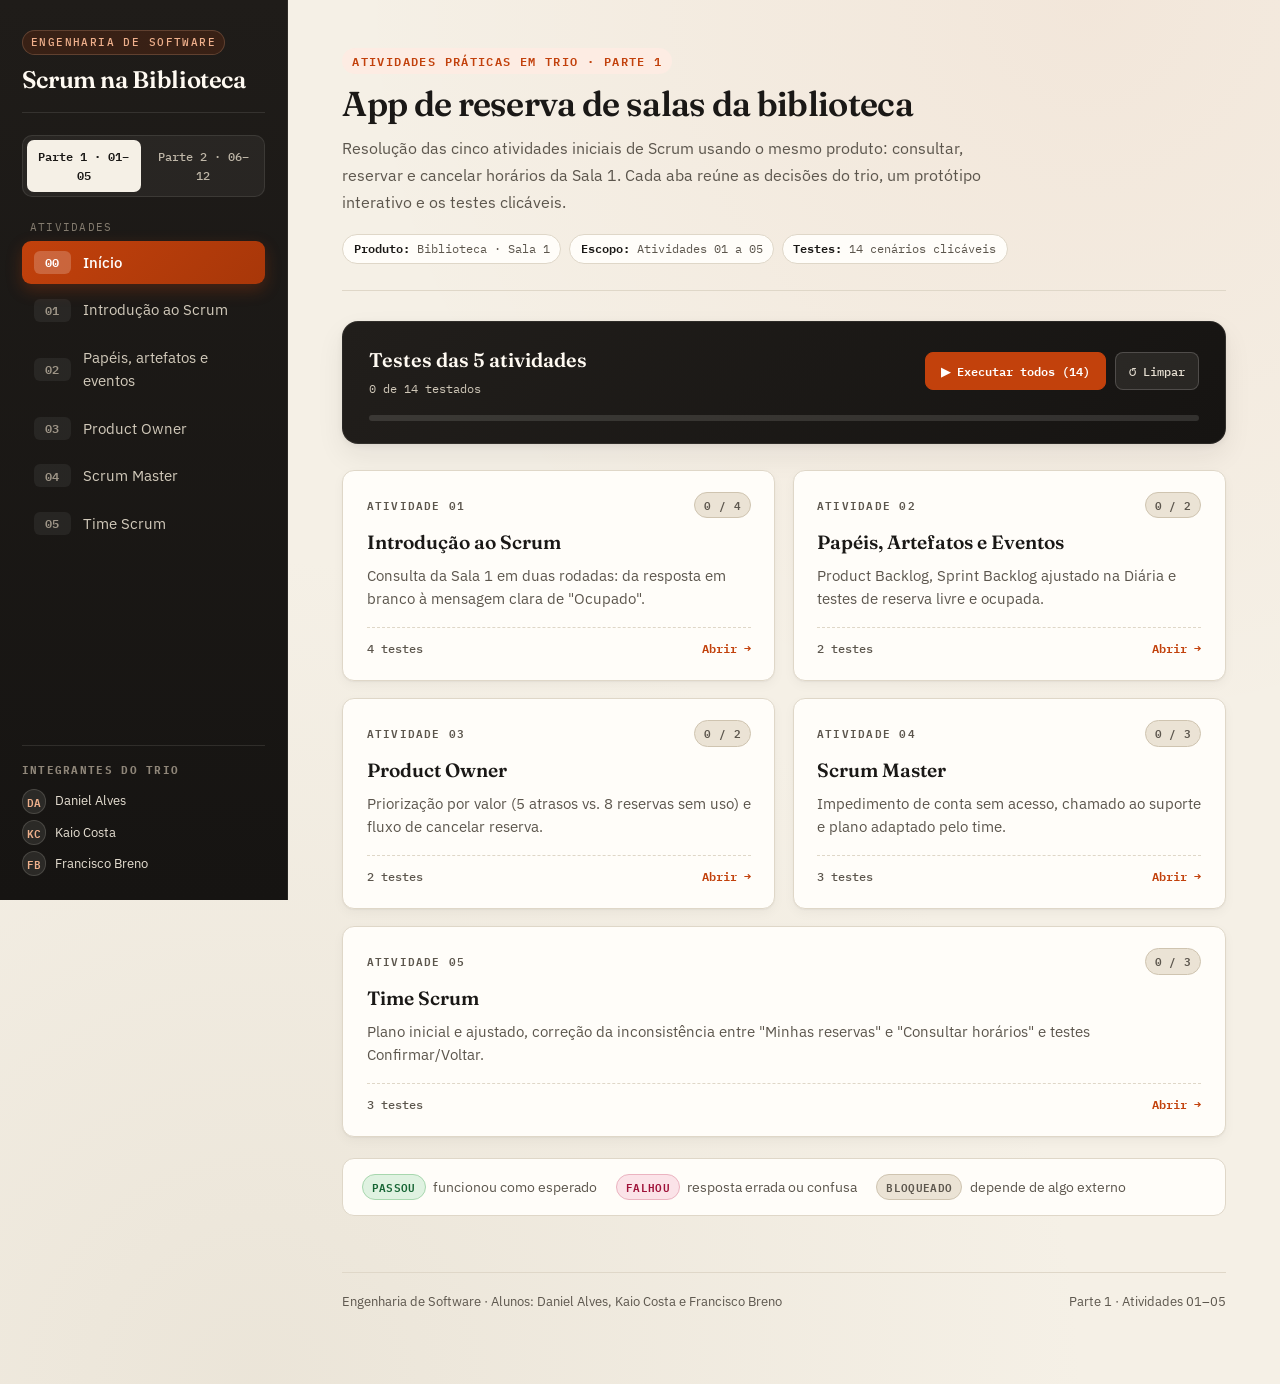
<file: scrum-atividades-eng-software/index.html>
<!DOCTYPE html>
<html lang="pt-BR">
<head>
  <meta charset="UTF-8">
  <meta name="viewport" content="width=device-width, initial-scale=1.0">
  <title>Scrum na Biblioteca — Atividades 01 a 05</title>
  <link rel="stylesheet" href="assets/css/style.css">
</head>
<body>

<aside>
  <div class="brand">
    <small>Engenharia de Software</small>
    <h1>Scrum na Biblioteca</h1>
  </div>

  <div class="part-switch" aria-label="Alternar entre partes do trabalho">
    <span class="current" aria-current="page">Parte 1 · 01–05</span>
    <a href="pages/atividades-06-a-12.html">Parte 2 · 06–12</a>
  </div>

  <div>
    <div class="nav-title">Atividades</div>
    <nav>
      <button class="active" data-tab="inicio"><span>00</span>Início</button>
      <button data-tab="atv1"><span>01</span>Introdução ao Scrum</button>
      <button data-tab="atv2"><span>02</span>Papéis, artefatos e eventos</button>
      <button data-tab="atv3"><span>03</span>Product Owner</button>
      <button data-tab="atv4"><span>04</span>Scrum Master</button>
      <button data-tab="atv5"><span>05</span>Time Scrum</button>
    </nav>
  </div>

  <div class="team">
    <strong>Integrantes do trio</strong>
    <div class="team-list">
      <div class="member"><i>DA</i><span>Daniel Alves</span></div>
      <div class="member"><i>KC</i><span>Kaio Costa</span></div>
      <div class="member"><i>FB</i><span>Francisco Breno</span></div>
    </div>
  </div>
</aside>

<main>

<!-- ================= INÍCIO ================= -->
<section class="panel active" id="inicio">
  <div class="panel-head">
    <span class="kicker">Atividades práticas em trio · Parte 1</span>
    <h2>App de reserva de salas da biblioteca</h2>
    <p class="lead">
      Resolução das cinco atividades iniciais de Scrum usando o mesmo produto: consultar, reservar e cancelar horários da Sala 1.
      Cada aba reúne as decisões do trio, um protótipo interativo e os testes clicáveis.
    </p>
    <div class="meta-chips">
      <span class="meta-chip"><b>Produto:</b> Biblioteca · Sala 1</span>
      <span class="meta-chip"><b>Escopo:</b> Atividades 01 a 05</span>
      <span class="meta-chip"><b>Testes:</b> 14 cenários clicáveis</span>
    </div>
  </div>

  <div class="test-bar">
    <div class="test-bar-top">
      <div>
        <strong>Testes das 5 atividades</strong>
        <small id="global-status">0 de 14 testados</small>
      </div>
      <div class="test-bar-actions">
        <button class="run-all-btn" id="global-run-all">▶ Executar todos (14)</button>
        <button class="subtle-btn dark" id="global-reset-all">↺ Limpar</button>
      </div>
    </div>
    <div class="progress-track" aria-hidden="true">
      <div class="progress-fill" id="global-progress"></div>
    </div>
  </div>

  <div class="activity-cards">
    <div class="act-card" data-goto="atv1" tabindex="0" role="button">
      <div>
        <div class="act-card-header">
          <span class="label">Atividade 01</span>
          <span class="tag wait" id="card-status-a1">0 / 4</span>
        </div>
        <h4>Introdução ao Scrum</h4>
        <p>Consulta da Sala 1 em duas rodadas: da resposta em branco à mensagem clara de "Ocupado".</p>
      </div>
      <div class="act-card-footer">
        <span>4 testes</span>
        <span>Abrir →</span>
      </div>
    </div>

    <div class="act-card" data-goto="atv2" tabindex="0" role="button">
      <div>
        <div class="act-card-header">
          <span class="label">Atividade 02</span>
          <span class="tag wait" id="card-status-a2">0 / 2</span>
        </div>
        <h4>Papéis, Artefatos e Eventos</h4>
        <p>Product Backlog, Sprint Backlog ajustado na Diária e testes de reserva livre e ocupada.</p>
      </div>
      <div class="act-card-footer">
        <span>2 testes</span>
        <span>Abrir →</span>
      </div>
    </div>

    <div class="act-card" data-goto="atv3" tabindex="0" role="button">
      <div>
        <div class="act-card-header">
          <span class="label">Atividade 03</span>
          <span class="tag wait" id="card-status-a3">0 / 2</span>
        </div>
        <h4>Product Owner</h4>
        <p>Priorização por valor (5 atrasos vs. 8 reservas sem uso) e fluxo de cancelar reserva.</p>
      </div>
      <div class="act-card-footer">
        <span>2 testes</span>
        <span>Abrir →</span>
      </div>
    </div>

    <div class="act-card" data-goto="atv4" tabindex="0" role="button">
      <div>
        <div class="act-card-header">
          <span class="label">Atividade 04</span>
          <span class="tag wait" id="card-status-a4">0 / 3</span>
        </div>
        <h4>Scrum Master</h4>
        <p>Impedimento de conta sem acesso, chamado ao suporte e plano adaptado pelo time.</p>
      </div>
      <div class="act-card-footer">
        <span>3 testes</span>
        <span>Abrir →</span>
      </div>
    </div>

    <div class="act-card" data-goto="atv5" tabindex="0" role="button">
      <div>
        <div class="act-card-header">
          <span class="label">Atividade 05</span>
          <span class="tag wait" id="card-status-a5">0 / 3</span>
        </div>
        <h4>Time Scrum</h4>
        <p>Plano inicial e ajustado, correção da inconsistência entre "Minhas reservas" e "Consultar horários" e testes Confirmar/Voltar.</p>
      </div>
      <div class="act-card-footer">
        <span>3 testes</span>
        <span>Abrir →</span>
      </div>
    </div>
  </div>

  <div class="legend">
    <span><span class="tag ok">PASSOU</span> funcionou como esperado</span>
    <span><span class="tag no">FALHOU</span> resposta errada ou confusa</span>
    <span><span class="tag wait">BLOQUEADO</span> depende de algo externo</span>
  </div>
</section>

<!-- ================= ATIVIDADE 01 ================= -->
<section class="panel" id="atv1">
  <div class="panel-head">
    <span class="kicker">Atividade 01 · Introdução ao Scrum</span>
    <h2>Consultar a Sala 1</h2>
    <p class="lead">Cenário: 09h livre, 10h ocupada e 11h livre. O trio fez duas rodadas curtas e testou com um colega diferente em cada rodada.</p>
  </div>

  <h3 data-n="1">Papéis por rodada</h3>
  <div class="box table-wrap">
    <table class="roles">
      <tr><th>Rodada</th><th>Product Owner</th><th>Scrum Master</th><th>Developers</th></tr>
      <tr><td>1</td><td>Daniel</td><td>Kaio</td><td>Francisco</td></tr>
      <tr><td>2</td><td>Francisco</td><td>Daniel</td><td>Kaio</td></tr>
    </table>
  </div>

  <h3 data-n="2">Protótipo e testes</h3>
  <div class="lab">
    <div class="lab-device">
      <div class="switch" id="a1-switch">
        <button class="on" data-r="1">Rodada 1</button>
        <button data-r="2">Rodada 2</button>
      </div>
      <div class="phone">
        <div class="bar"><span>Biblioteca</span><span>Sala 1</span></div>
        <button class="slot sel" data-time="09:00">09:00</button>
        <button class="slot" data-time="10:00">10:00</button>
        <button class="slot" data-time="11:00">11:00</button>
        <button class="phone-btn" id="a1-go">Consultar</button>
        <div class="screen-out" id="a1-out">Escolha um horário e consulte</div>
        <button class="subtle-btn" id="a1-reset" style="margin-top:.7rem;width:100%">↺ Limpar</button>
      </div>
    </div>

    <div>
      <div class="summary">
        <span>Testes da Atividade 01</span>
        <button class="run-all-btn" data-group="a1">▶ Executar todos (4)</button>
        <span class="score" id="a1-score">0 / 4</span>
      </div>

      <div class="test" data-test="a1-t1">
        <header><b>R1-T1</b><h4>Rodada 1 · consultar 09:00 (livre)</h4><button class="run">Testar</button></header>
        <div class="test-lines">
          <div><strong>Ação:</strong> selecionar 09:00 e clicar em Consultar</div>
          <div><strong>Esperado:</strong> mostrar "Livre"</div>
          <div class="got-row"><span><strong>Obtido:</strong> <span class="got">—</span></span><span class="tag-slot"></span></div>
        </div>
      </div>

      <div class="test" data-test="a1-t2">
        <header><b>R1-T2</b><h4>Rodada 1 · consultar 10:00 (ocupada)</h4><button class="run">Testar</button></header>
        <div class="test-lines">
          <div><strong>Ação:</strong> selecionar 10:00 e clicar em Consultar</div>
          <div><strong>Esperado:</strong> avisar que a sala está ocupada</div>
          <div class="got-row"><span><strong>Obtido:</strong> <span class="got">—</span></span><span class="tag-slot"></span></div>
        </div>
        <div class="note">Falha esperada na Rodada 1: a tela ficou em branco e o colega achou que o app travou.</div>
      </div>

      <div class="test" data-test="a1-t3">
        <header><b>R2-T1</b><h4>Rodada 2 · consultar 11:00 (livre)</h4><button class="run">Testar</button></header>
        <div class="test-lines">
          <div><strong>Ação:</strong> selecionar 11:00 e clicar em Consultar</div>
          <div><strong>Esperado:</strong> mostrar "Livre"</div>
          <div class="got-row"><span><strong>Obtido:</strong> <span class="got">—</span></span><span class="tag-slot"></span></div>
        </div>
      </div>

      <div class="test" data-test="a1-t4">
        <header><b>R2-T2</b><h4>Rodada 2 · consultar 10:00 (ocupada)</h4><button class="run">Testar</button></header>
        <div class="test-lines">
          <div><strong>Ação:</strong> selecionar 10:00 e clicar em Consultar</div>
          <div><strong>Esperado:</strong> avisar que a sala está ocupada</div>
          <div class="got-row"><span><strong>Obtido:</strong> <span class="got">—</span></span><span class="tag-slot"></span></div>
        </div>
      </div>
    </div>
  </div>

  <div class="box" style="margin-top:1.15rem">
    <span class="label">Registro dos testes com colegas</span>
    <p><b>Rodada 1:</b> às 09h o colega viu "Livre" e entendeu. Às 10h a tela ficou em branco, ele clicou de novo e perguntou se tinha travado.</p>
    <p><b>Rodada 2:</b> colocamos a mensagem <i>"Ocupado — escolha outro horário"</i>. A segunda colega entendeu na hora que 10h já tinha gente usando.</p>
  </div>

  <h3 data-n="3">Respostas</h3>
  <dl class="answer box">
    <dt>1. Transparência</dt>
    <dd>Mostramos na tela os horários da Sala 1 (09h, 10h e 11h), o botão Consultar e o campo de resposta, para o colega e o trio verem exatamente a mesma coisa.</dd>
    <dt>2. Inspeção</dt>
    <dd>O colega entendeu o horário livre às 09h, mas às 10h a resposta em branco causou dúvida e ele pensou que o aplicativo havia travado.</dd>
    <dt>3. Adaptação</dt>
    <dd>Substituímos a tela em branco pelo aviso "Ocupado — escolha outro horário"; no segundo teste a colega entendeu de primeira.</dd>
    <dt>4. Valor do Scrum</dt>
    <dd><b>Abertura:</b> assumimos no teste que a primeira versão confundia o usuário e mudamos a tela sem tentar justificar o erro.</dd>
  </dl>

  <div class="panel-nav">
    <button class="panel-nav-btn" data-goto="inicio">← Voltar ao Início</button>
    <button class="panel-nav-btn primary" data-goto="atv2">Próxima: Atividade 02 →</button>
  </div>
</section>

<!-- ================= ATIVIDADE 02 ================= -->
<section class="panel" id="atv2">
  <div class="panel-head">
    <span class="kicker">Atividade 02 · Papéis, artefatos e eventos</span>
    <h2>Reservar a Sala 1</h2>
    <p class="lead">Product Owner: Daniel · Scrum Master: Kaio · Developers: Francisco</p>
  </div>

  <h3 data-n="1">Product Backlog</h3>
  <div class="box">
    <span class="label">Meta do Produto</span>
    <p class="quote">Permitir que estudantes reservem salas de estudo sem conflito de horário.</p>
    <ol class="backlog">
      <li><div><b>Reservar sala</b><small>Vem primeiro porque sem reserva criada não existe o que cancelar nem lembrar.</small></div><span class="tag ok">Sprint atual</span></li>
      <li><div><b>Cancelar reserva</b><small>Libera o horário quando o estudante não puder ir.</small></div><span class="tag wait">Depois</span></li>
      <li><div><b>Receber lembrete</b><small>Avisa antes para evitar atrasos.</small></div><span class="tag wait">Depois</span></li>
    </ol>
  </div>

  <h3 data-n="2">Planejamento da Sprint e Reunião Diária</h3>
  <div class="cols">
    <div class="box">
      <span class="label">Meta da Sprint e Sprint Backlog</span>
      <p class="quote">O estudante reserva um horário livre da Sala 1 e não consegue reservar um horário ocupado.</p>
      <ul style="margin-left:1.2rem;margin-top:.6rem">
        <li>Tela de escolha de horário</li>
        <li>Tela de confirmação</li>
        <li><b>Tela e aviso de horário ocupado</b> <span class="tag ok">incluída na Diária</span></li>
        <li>Executar Teste A e Teste B</li>
      </ul>
    </div>
    <div class="box">
      <span class="label">Ajuste na Reunião Diária</span>
      <p>No primeiro rascunho só existia a tela de confirmação. Se alguém escolhesse 10h, o app confirmaria duas reservas no mesmo horário e quebraria a Meta da Sprint.</p>
      <p><b>Ajuste:</b> o Developer registrou no Sprint Backlog a tarefa de bloquear horário ocupado e avisar o usuário.</p>
    </div>
  </div>

  <h3 data-n="3">Protótipo e testes</h3>
  <div class="lab">
    <div class="lab-device">
      <div class="phone">
        <div class="bar"><span>Reservar</span><span>Sala 1</span></div>
        <button class="slot sel" data-time="09:00" id="a2-slot-09">09:00 <span class="tag ok" id="a2-tag-09">livre</span></button>
        <button class="slot" data-time="10:00" id="a2-slot-10">10:00 <span class="tag no" id="a2-tag-10">ocupada</span></button>
        <button class="phone-btn" id="a2-go">Confirmar reserva</button>
        <div class="screen-out" id="a2-out">Escolha um horário</div>
        <button class="subtle-btn" id="a2-reset" style="margin-top:.7rem;width:100%">↺ Reiniciar</button>
      </div>
    </div>
    <div>
      <div class="summary">
        <span>Critério de conclusão: telas legíveis + 2 testes ok</span>
        <button class="run-all-btn" data-group="a2">▶ Executar todos (2)</button>
        <span class="score" id="a2-score">0 / 2</span>
      </div>

      <div class="test" data-test="a2-ta">
        <header><b>TESTE A</b><h4>Reservar 09:00 (livre)</h4><button class="run">Testar</button></header>
        <div class="test-lines">
          <div><strong>Ação:</strong> escolher 09:00 e clicar em Confirmar reserva</div>
          <div><strong>Esperado:</strong> confirmar a reserva da Sala 1 às 09:00</div>
          <div class="got-row"><span><strong>Obtido:</strong> <span class="got">—</span></span><span class="tag-slot"></span></div>
        </div>
      </div>

      <div class="test" data-test="a2-tb">
        <header><b>TESTE B</b><h4>Tentar reservar 10:00 (ocupada)</h4><button class="run">Testar</button></header>
        <div class="test-lines">
          <div><strong>Ação:</strong> escolher 10:00 e clicar em Confirmar reserva</div>
          <div><strong>Esperado:</strong> avisar "Horário ocupado" sem confirmar</div>
          <div class="got-row"><span><strong>Obtido:</strong> <span class="got">—</span></span><span class="tag-slot"></span></div>
        </div>
      </div>
    </div>
  </div>

  <h3 data-n="4">Revisão e Retrospectiva</h3>
  <div class="cols">
    <div class="box">
      <span class="label">Revisão da Sprint · produto</span>
      <p>A colega convidada testou e disse: <i>"Quando deu ocupado às 10h, eu queria ver logo qual é o próximo horário livre."</i></p>
      <p><b>Decisão do PO:</b> entrou no Product Backlog o item "sugerir próximo horário livre", logo após o cancelamento, pois facilita a vida de quem não achou vaga.</p>
    </div>
    <div class="box">
      <span class="label">Retrospectiva · jeito de trabalhar</span>
      <p>O trio percebeu que quase esqueceu a tela de horário ocupado porque desenhou as telas antes de listar os testes.</p>
      <p><b>Melhoria combinada:</b> escrever os casos de teste (incluindo os casos de erro) antes de desenhar as telas da próxima Sprint.</p>
    </div>
  </div>

  <div class="panel-nav">
    <button class="panel-nav-btn" data-goto="atv1">← Anterior: Atividade 01</button>
    <button class="panel-nav-btn primary" data-goto="atv3">Próxima: Atividade 03 →</button>
  </div>
</section>

<!-- ================= ATIVIDADE 03 ================= -->
<section class="panel" id="atv3">
  <div class="panel-head">
    <span class="kicker">Atividade 03 · Product Owner</span>
    <h2>Qual melhoria entra primeiro?</h2>
    <p class="lead">O app já consulta e reserva salas, mas o time só entrega uma melhoria nesta semana: A) enviar lembrete, B) cancelar reserva ou C) personalizar cores.</p>
  </div>

  <div class="box">
    <span class="label">Meta do Produto</span>
    <p class="quote">Fazer com que as salas reservadas sejam realmente usadas pelos estudantes.</p>
  </div>

  <div class="switch" id="a3-switch">
    <button class="on" data-s="1">1ª decisão · 5 atrasos</button>
    <button data-s="2">2ª decisão · fato novo (8 sem uso)</button>
  </div>

  <div class="cols">
    <div class="box">
      <span class="label" id="a3-who">PO: Daniel · SM: Kaio · Dev: Francisco</span>
      <ol class="backlog" id="a3-list"></ol>
    </div>
    <div class="box">
      <span class="label">Justificativa</span>
      <p id="a3-why"></p>
    </div>
  </div>

  <h3 data-n="→">Demonstração: cancelar reserva</h3>
  <div class="lab">
    <div class="lab-device">
      <div class="phone">
        <div class="bar"><span>Minhas reservas</span><span>Daniel</span></div>
        <div id="a3-card" style="border:1px solid #e6e0d6;border-radius:10px;padding:.85rem;background:#fcfaf6">
          <b>Sala 1 · hoje 10:00</b><br><small style="color:var(--ink-soft)">Confirmada</small>
          <button class="phone-btn danger" id="a3-cancel" style="margin-top:.65rem">Cancelar reserva</button>
        </div>
        <div class="screen-out" id="a3-out">—</div>
        <div style="margin-top:.9rem;border-top:1px dashed var(--line);padding-top:.75rem;font-size:.86rem">
          <span class="label">Tela de outro estudante</span>
          Sala 1 · 10:00 <span class="tag no" id="a3-peer">ocupada</span>
        </div>
        <button class="subtle-btn" id="a3-reset" style="margin-top:.75rem;width:100%">↺ Restaurar reserva</button>
        <div class="modal" id="a3-modal"><div>
          Cancelar a reserva da <b>Sala 1 às 10:00</b>? O horário ficará livre para outros colegas.
          <div class="row"><button class="phone-btn muted" id="a3-no">Voltar</button><button class="phone-btn danger" id="a3-yes">Cancelar</button></div>
        </div></div>
      </div>
    </div>
    <div>
      <div class="summary">
        <span>Testes do cancelamento</span>
        <button class="run-all-btn" data-group="a3">▶ Executar todos (2)</button>
        <span class="score" id="a3-score">0 / 2</span>
      </div>

      <div class="test" data-test="a3-t1">
        <header><b>TESTE C1</b><h4>Cancelar a própria reserva</h4><button class="run">Testar</button></header>
        <div class="test-lines">
          <div><strong>Ação:</strong> tocar em "Cancelar reserva" e confirmar</div>
          <div><strong>Esperado:</strong> mostrar "Reserva cancelada"</div>
          <div class="got-row"><span><strong>Obtido:</strong> <span class="got">—</span></span><span class="tag-slot"></span></div>
        </div>
      </div>

      <div class="test" data-test="a3-t2">
        <header><b>TESTE C2</b><h4>Outro estudante vê 10:00 livre</h4><button class="run">Testar</button></header>
        <div class="test-lines">
          <div><strong>Ação:</strong> verificar o horário na tela de outro estudante após cancelar</div>
          <div><strong>Esperado:</strong> Sala 1 · 10:00 marcada como "livre"</div>
          <div class="got-row"><span><strong>Obtido:</strong> <span class="got">—</span></span><span class="tag-slot"></span></div>
        </div>
      </div>
    </div>
  </div>

  <div class="panel-nav">
    <button class="panel-nav-btn" data-goto="atv2">← Anterior: Atividade 02</button>
    <button class="panel-nav-btn primary" data-goto="atv4">Próxima: Atividade 04 →</button>
  </div>
</section>

<!-- ================= ATIVIDADE 04 ================= -->
<section class="panel" id="atv4">
  <div class="panel-head">
    <span class="kicker">Atividade 04 · Scrum Master</span>
    <h2>A conta de teste perdeu o acesso</h2>
    <p class="lead">Meta da Sprint: o estudante cancela uma reserva e o horário volta a ficar livre. O código está pronto para testar, mas a conta perdeu acesso ao ambiente de teste.</p>
  </div>

  <h3 data-n="1">Conversa 1 e encaminhamento (SM Kaio · PO Daniel · Dev Francisco)</h3>
  <div class="box">
    <p><b>Kaio (SM):</b> "O que ficou bloqueado e como isso afeta a Meta da Sprint?"</p>
    <p><b>Francisco (Dev):</b> "Não consigo testar no ambiente de teste se o horário volta a ficar livre."</p>
    <p><b>Daniel (PO):</b> "Sem esse teste não podemos entregar, pois precisamos garantir que outro estudante veja a sala livre."</p>
    <p><b>Kaio (SM):</b> "Quem pode resolver, o que vamos fazer e quando conferimos?"</p>
    <p><b>Francisco (Dev):</b> "Só o suporte pode liberar o acesso. Eu abro o pedido agora e conferimos às 14h."</p>
  </div>

  <div class="cols">
    <div class="box table-wrap">
      <span class="label">Registro do impedimento</span>
      <table class="roles">
        <tr><td><b>Impedimento</b></td><td>Conta de teste sem acesso ao ambiente de teste</td></tr>
        <tr><td><b>Efeito na meta</b></td><td>Não dá para testar o cancelamento</td></tr>
        <tr><td><b>Ação</b></td><td>Enviar pedido ao suporte</td></tr>
        <tr><td><b>Responsável</b></td><td>Francisco envia e Kaio acompanha</td></tr>
        <tr><td><b>Verificação</b></td><td>Hoje às 14h e amanhã de manhã</td></tr>
      </table>
    </div>
    <div class="box">
      <span class="label">Mensagem ao suporte</span>
<pre class="mail">Assunto: Acesso da conta de teste – app da biblioteca

Olá! A conta de teste do app da biblioteca perdeu o acesso ao ambiente de teste.
Precisamos dela para testar o cancelamento de reservas desta Sprint.
Vocês conseguem restabelecer o acesso?

Obrigado, Francisco (time do app)</pre>
      <p><b>Resposta do suporte:</b> <i>"Só conseguimos liberar amanhã de manhã."</i></p>
    </div>
  </div>

  <h3 data-n="2">Conversa 2 e plano ajustado (SM Francisco · PO Kaio · Dev Daniel)</h3>
  <div class="box">
    <p><b>Francisco (novo SM):</b> "O acesso só volta amanhã. O que podemos adiantar hoje e como vamos conferir quando voltar?"</p>
    <p><b>Kaio (novo PO):</b> "Quando cancelar a Sala 1 às 10h, ela deve aparecer livre para qualquer outro colega."</p>
    <p><b>Daniel (novo Dev):</b> "Hoje desenhamos o fluxo e escrevemos os testes; amanhã entramos com a conta e testamos no ambiente."</p>
  </div>

  <div class="cols">
    <div class="box">
      <span class="label">Fazemos hoje (sem depender do suporte)</span>
      <ul style="margin-left:1.2rem">
        <li>Desenhar as telas de cancelamento da Sala 1 às 10h</li>
        <li>Escrever os 3 testes com entradas e resultados esperados</li>
        <li>Revisar os textos das mensagens com o PO</li>
      </ul>
    </div>
    <div class="box">
      <span class="label">Depende do suporte (amanhã)</span>
      <ul style="margin-left:1.2rem">
        <li><b>Conferir remoção:</b> tentar entrar com a conta de teste no ambiente</li>
        <li><b>Testar em seguida:</b> cancelar a Sala 1 às 10h e conferir na conta de outro estudante se ficou "livre"</li>
      </ul>
    </div>
  </div>

  <h3 data-n="3">Simulação do ambiente de teste</h3>
  <div class="lab">
    <div class="lab-device">
      <div class="switch" id="a4-switch">
        <button class="on" data-d="hoje">Hoje (sem acesso)</button>
        <button data-d="amanha">Amanhã (acesso voltou)</button>
      </div>

      <div class="phone">
        <div class="bar"><span>Ambiente de teste</span><span>Sala 1</span></div>
        <div style="font-size:.88rem;margin-bottom:.7rem;display:flex;justify-content:space-between;align-items:center">
          <span>Conta de teste:</span>
          <span class="tag no" id="a4-auth-tag">Sem acesso</span>
        </div>
        <div style="border:1px solid #e6e0d6;border-radius:10px;padding:.75rem;font-size:.86rem;margin-bottom:.6rem;background:#fcfaf6">
          <b>Reserva fictícia:</b> Sala 1 · 10:00<br>
          <span style="display:inline-flex;align-items:center;gap:.4rem;margin-top:.3rem">Status atual: <span class="tag no" id="a4-slot-tag">ocupada</span></span>
        </div>
        <button class="phone-btn" id="a4-try-btn">Entrar e testar cancelamento</button>
        <div class="screen-out" id="a4-out">Clique para testar a conta no ambiente</div>
        <button class="subtle-btn" id="a4-reset" style="margin-top:.7rem;width:100%">↺ Reiniciar</button>
      </div>
    </div>

    <div>
      <div class="summary">
        <span>Impedimento: <b id="a4-state">aberto</b></span>
        <button class="run-all-btn" data-group="a4">▶ Executar todos (3)</button>
        <span class="score" id="a4-score">0 / 3</span>
      </div>

      <div class="test" data-test="a4-t1">
        <header><b>TESTE S1</b><h4>Entrar com a conta de teste</h4><button class="run">Testar</button></header>
        <div class="test-lines">
          <div><strong>Ação:</strong> fazer login no ambiente de teste</div>
          <div><strong>Esperado:</strong> login aceito para liberar os testes</div>
          <div class="got-row"><span><strong>Obtido:</strong> <span class="got">—</span></span><span class="tag-slot"></span></div>
        </div>
      </div>

      <div class="test" data-test="a4-t2">
        <header><b>TESTE S2</b><h4>Cancelar a Sala 1 às 10h</h4><button class="run">Testar</button></header>
        <div class="test-lines">
          <div><strong>Ação:</strong> cancelar a reserva das 10:00 no ambiente</div>
          <div><strong>Esperado:</strong> mostrar "Reserva cancelada"</div>
          <div class="got-row"><span><strong>Obtido:</strong> <span class="got">—</span></span><span class="tag-slot"></span></div>
        </div>
      </div>

      <div class="test" data-test="a4-t3">
        <header><b>TESTE S3</b><h4>Outro estudante vê 10:00 livre</h4><button class="run">Testar</button></header>
        <div class="test-lines">
          <div><strong>Ação:</strong> consultar a Sala 1 com outra conta</div>
          <div><strong>Esperado:</strong> 10:00 aparecer como "livre"</div>
          <div class="got-row"><span><strong>Obtido:</strong> <span class="got">—</span></span><span class="tag-slot"></span></div>
        </div>
      </div>

      <p class="note">
        Em <b>Hoje</b>, os testes ficam bloqueados por falta de acesso. Mude para <b>Amanhã</b> para simular depois que o suporte liberou a conta.
      </p>
    </div>
  </div>

  <div class="panel-nav">
    <button class="panel-nav-btn" data-goto="atv3">← Anterior: Atividade 03</button>
    <button class="panel-nav-btn primary" data-goto="atv5">Próxima: Atividade 05 →</button>
  </div>
</section>

<!-- ================= ATIVIDADE 05 ================= -->
<section class="panel" id="atv5">
  <div class="panel-head">
    <span class="kicker">Atividade 05 · Time Scrum</span>
    <h2>Organizar o trabalho e corrigir a inconsistência</h2>
    <p class="lead">
      O time recuperou o acesso aos testes e retomou o cancelamento. A Sala 1 está reservada por <b>Ana às 10h</b>.
      Meta da Sprint: permitir que Ana cancele sua reserva e que outro estudante veja o horário liberado na consulta.
    </p>
  </div>

  <h3 data-n="1">Responsabilidades do Time Scrum</h3>
  <div class="box table-wrap">
    <table class="roles">
      <tr><th>Papel</th><th>Aluno</th><th>Contribuição na simulação</th></tr>
      <tr>
        <td><b>Product Owner</b></td>
        <td>Daniel</td>
        <td>Explica que Ana espera cancelar (ou voltar) sem erro e que outro estudante precisa ver a Sala 1 às 10h livre logo após a confirmação.</td>
      </tr>
      <tr>
        <td><b>Scrum Master</b></td>
        <td>Kaio</td>
        <td>Conduz uma conversa curta para que os três opinem e percebam que "Minhas reservas" e "Consultar horários" dependem uma da outra.</td>
      </tr>
      <tr>
        <td><b>Developers (rep.)</b></td>
        <td>Francisco</td>
        <td>Propõe a sequência de trabalho (definir comportamento → desenhar telas → testar fluxo) e divide como o trio ajuda a prototipar e conferir.</td>
      </tr>
    </table>
  </div>

  <h3 data-n="2">Plano inicial da Sprint</h3>
  <div class="box table-wrap">
    <span class="label">Meta da Sprint</span>
    <p class="quote">Permitir que Ana cancele sua reserva e que outro estudante consiga ver o horário liberado na consulta.</p>
    <table class="roles" style="margin-top:.7rem">
      <tr><th>Ação no plano</th><th>Quem conduz</th><th>Quem ajuda</th></tr>
      <tr><td>1. Definir o comportamento (estado inicial, "Confirmar" e "Voltar")</td><td>Daniel (PO)</td><td>Kaio e Francisco</td></tr>
      <tr><td>2. Desenhar as telas "Minhas reservas" e "Consultar horários"</td><td>Francisco (Dev)</td><td>Daniel e Kaio</td></tr>
      <tr><td>3. Conferir o fluxo entre as duas telas com testes simulados</td><td>Kaio (SM)</td><td>Francisco e Daniel</td></tr>
    </table>
  </div>

  <h3 data-n="3">Inconsistência encontrada e plano ajustado</h3>
  <div class="cols">
    <div class="box">
      <span class="label">Conversa do Time Scrum na 1ª demonstração</span>
      <p><b>Problema:</b> Ana confirmou o cancelamento. "Minhas reservas" mostrou cancelada, mas "Consultar horários" continuou exibindo a Sala 1 às 10h como <b>ocupada</b>.</p>
      <p><b>Daniel (PO):</b> "Outro estudante continua vendo a sala ocupada, perde o horário vago e a Meta da Sprint falha."</p>
      <p><b>Kaio (SM):</b> "O que precisa mudar no fluxo e como podemos nos ajudar para corrigir e testar rápido?"</p>
      <p><b>Francisco (Dev):</b> "Faltou o botão Confirmar atualizar a consulta da Sala 1 às 10h para livre."</p>
    </div>
    <div class="box table-wrap">
      <span class="label">Ajuste registrado no plano</span>
      <table class="roles">
        <tr><td><b>O que vai mudar</b></td><td>Ao escolher "Confirmar" em "Minhas reservas", liberar a Sala 1 às 10h também em "Consultar horários". Se escolher "Voltar", manter tudo como está.</td></tr>
        <tr><td><b>Quem ajuda a corrigir</b></td><td>Francisco ajusta o protótipo e Daniel revisa os textos das telas.</td></tr>
        <tr><td><b>Quem confere o resultado</b></td><td>O trio inteiro repete os testes Caso A e Caso B, trocando as funções entre os casos.</td></tr>
      </table>
    </div>
  </div>

  <h3 data-n="4">Protótipo das duas telas e testes (Confirmar e Voltar)</h3>
  <div class="lab">
    <div class="lab-device">
      <div class="switch" id="a5-switch">
        <button class="on" data-v="bug">1ª demonstração (com falha)</button>
        <button data-v="ok">Versão corrigida</button>
      </div>

      <div class="phone">
        <div class="sub-screen">
          <div class="bar"><span>Minhas reservas</span><span>Ana</span></div>
          <div style="font-size:.88rem;margin-bottom:.5rem;display:flex;justify-content:space-between;align-items:center">
            <b>Sala 1 · 10:00</b>
            <span class="tag no" id="a5-ana-tag">Ativa</span>
          </div>
          <button class="phone-btn danger" id="a5-start-cancel">Cancelar reserva</button>
          <div id="a5-choice-box" style="display:none;margin-top:.55rem;padding:.65rem;background:#fff;border:1px solid var(--line);border-radius:8px;font-size:.84rem">
            Confirmar o cancelamento da Sala 1 às 10:00?
            <div class="btn-row">
              <button class="phone-btn muted" id="a5-back-btn">Voltar</button>
              <button class="phone-btn danger" id="a5-confirm-btn">Confirmar</button>
            </div>
          </div>
          <div class="screen-out" id="a5-ana-out" style="min-height:48px;margin-top:.6rem">Reserva de Ana ativa</div>
        </div>

        <div class="sub-screen">
          <div class="bar"><span>Consultar horários</span><span>Estudante</span></div>
          <div style="font-size:.86rem;margin-bottom:.45rem;color:var(--ink-soft)">
            <b style="color:var(--ink)">Sala 1 · 10:00</b> — consulta de outro estudante
          </div>
          <button class="phone-btn" id="a5-check-btn">Consultar Sala 1 (10:00)</button>
          <div class="screen-out no" id="a5-peer-out" style="min-height:48px;margin-top:.6rem">Ocupada</div>
        </div>

        <button class="subtle-btn" id="a5-reset" style="margin-top:.75rem;width:100%">↺ Estado inicial</button>
      </div>
    </div>

    <div>
      <div class="summary">
        <span>Testes da Atividade 05</span>
        <button class="run-all-btn" data-group="a5">▶ Executar todos (3)</button>
        <span class="score" id="a5-score">0 / 3</span>
      </div>

      <div class="test" data-test="a5-t1">
        <header><b>1ª DEMO</b><h4>Reproduzir inconsistência ao confirmar</h4><button class="run">Testar</button></header>
        <div class="test-lines">
          <div><strong>Ação:</strong> na 1ª demonstração, confirmar o cancelamento de Ana e consultar 10:00</div>
          <div><strong>Esperado:</strong> reserva cancelada e Sala 1 às 10:00 "Livre" na consulta</div>
          <div class="got-row"><span><strong>Obtido:</strong> <span class="got">—</span></span><span class="tag-slot"></span></div>
        </div>
        <div class="note">Falha reproduzida da 1ª demonstração: "Minhas reservas" cancelou, mas "Consultar horários" ainda mostrou "Ocupada".</div>
      </div>

      <div class="test" data-test="a5-t2">
        <header><b>CASO A</b><h4>Confirmar cancelamento (versão corrigida)</h4><button class="run">Testar</button></header>
        <div class="test-lines">
          <div><strong>Ação:</strong> começar com reserva ativa, cancelar e tocar em "Confirmar"</div>
          <div><strong>Esperado:</strong> Minhas reservas: "Cancelada" · Consultar horários: "Livre"</div>
          <div class="got-row"><span><strong>Obtido:</strong> <span class="got">—</span></span><span class="tag-slot"></span></div>
        </div>
      </div>

      <div class="test" data-test="a5-t3">
        <header><b>CASO B</b><h4>Voltar sem cancelar (versão corrigida)</h4><button class="run">Testar</button></header>
        <div class="test-lines">
          <div><strong>Ação:</strong> começar com reserva ativa, iniciar cancelamento e tocar em "Voltar"</div>
          <div><strong>Esperado:</strong> Minhas reservas: "Ativa" · Consultar horários: "Ocupada"</div>
          <div class="got-row"><span><strong>Obtido:</strong> <span class="got">—</span></span><span class="tag-slot"></span></div>
        </div>
      </div>

      <div class="box" style="margin-top:.9rem">
        <span class="label">Troca de funções entre os casos de teste</span>
        <p><b>Caso A — Confirmar:</b> Ana = Daniel · Outro estudante = Kaio · Aplicativo = Francisco.</p>
        <p><b>Caso B — Voltar:</b> Ana = Francisco · Outro estudante = Daniel · Aplicativo = Kaio.</p>
      </div>
    </div>
  </div>

  <div class="panel-nav">
    <button class="panel-nav-btn" data-goto="atv4">← Anterior: Atividade 04</button>
    <a class="panel-nav-btn primary" href="pages/atividades-06-a-12.html">Ir para Parte 2 (Atividades 06–12) →</a>
  </div>
</section>

<footer>
  <span>Engenharia de Software · Alunos: Daniel Alves, Kaio Costa e Francisco Breno</span>
  <span>Parte 1 · Atividades 01–05</span>
</footer>
</main>

<script src="assets/js/core.js"></script>
<script src="assets/js/parte1.js"></script>
</body>
</html>
</file>
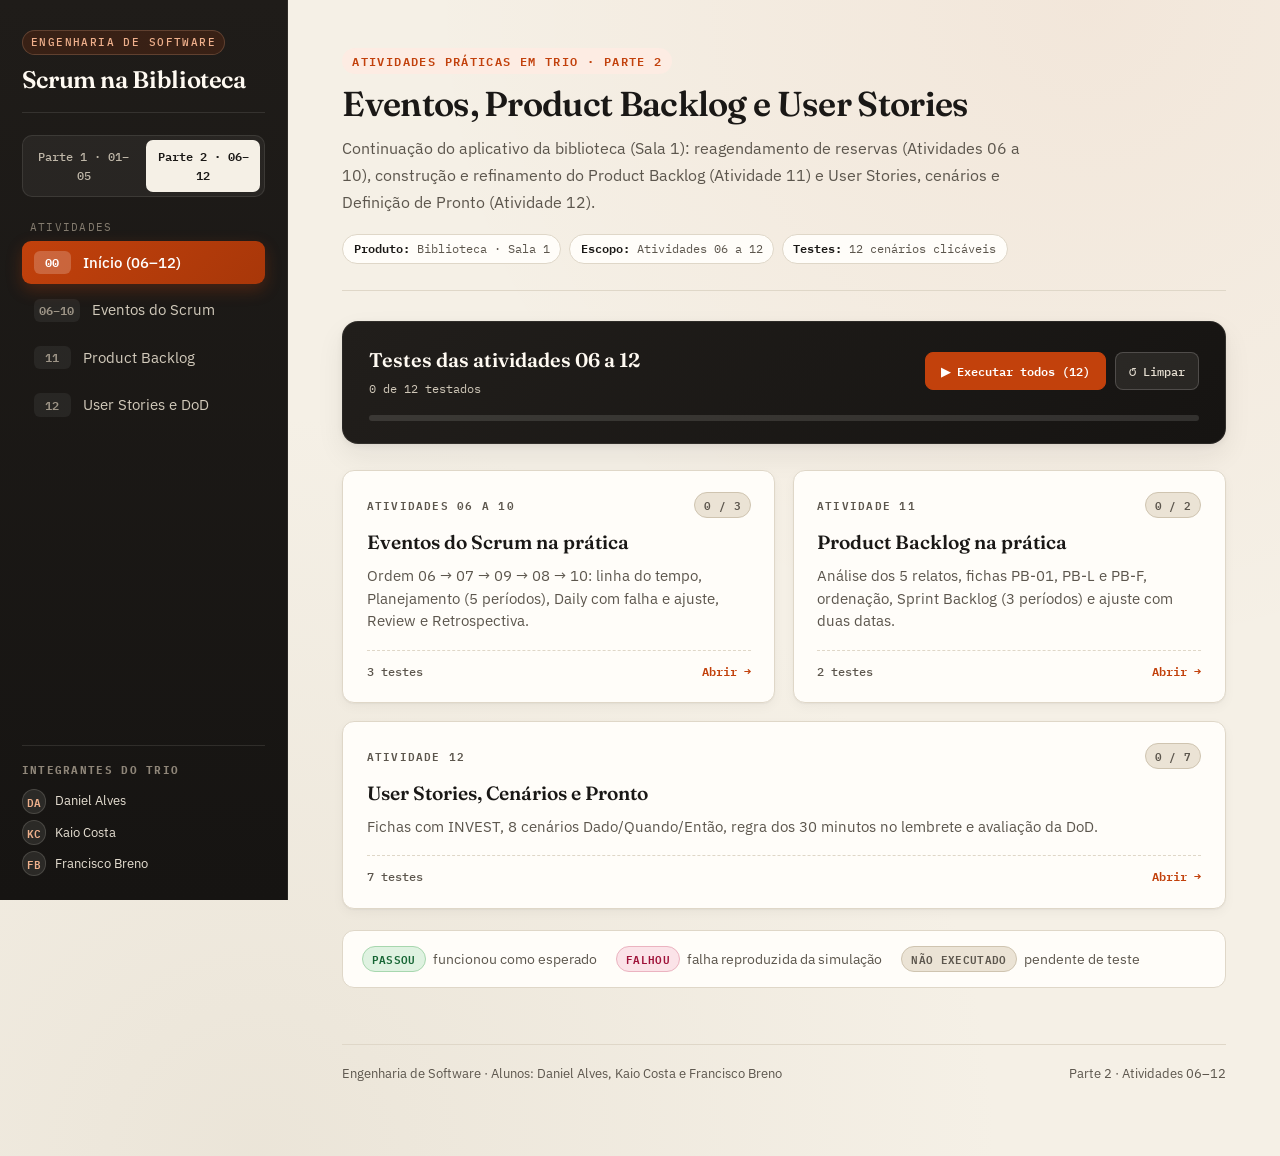
<file: scrum-atividades-eng-software/pages/atividades-06-a-12.html>
<!DOCTYPE html>
<html lang="pt-BR">
<head>
  <meta charset="UTF-8">
  <meta name="viewport" content="width=device-width, initial-scale=1.0">
  <title>Scrum na Biblioteca — Atividades 06 a 12</title>
  <link rel="stylesheet" href="../assets/css/style.css">
</head>
<body>

<aside>
  <div class="brand">
    <small>Engenharia de Software</small>
    <h1>Scrum na Biblioteca</h1>
  </div>

  <div class="part-switch" aria-label="Alternar entre partes do trabalho">
    <a href="../index.html">Parte 1 · 01–05</a>
    <span class="current" aria-current="page">Parte 2 · 06–12</span>
  </div>

  <div>
    <div class="nav-title">Atividades</div>
    <nav>
      <button class="active" data-tab="inicio"><span>00</span>Início (06–12)</button>
      <button data-tab="eventos"><span>06–10</span>Eventos do Scrum</button>
      <button data-tab="backlog"><span>11</span>Product Backlog</button>
      <button data-tab="stories"><span>12</span>User Stories e DoD</button>
    </nav>
  </div>

  <div class="team">
    <strong>Integrantes do trio</strong>
    <div class="team-list">
      <div class="member"><i>DA</i><span>Daniel Alves</span></div>
      <div class="member"><i>KC</i><span>Kaio Costa</span></div>
      <div class="member"><i>FB</i><span>Francisco Breno</span></div>
    </div>
  </div>
</aside>

<main>

<!-- ================= INÍCIO ================= -->
<section class="panel active" id="inicio">
  <div class="panel-head">
    <span class="kicker">Atividades práticas em trio · Parte 2</span>
    <h2>Eventos, Product Backlog e User Stories</h2>
    <p class="lead">
      Continuação do aplicativo da biblioteca (Sala 1): reagendamento de reservas (Atividades 06 a 10),
      construção e refinamento do Product Backlog (Atividade 11) e User Stories, cenários e Definição de Pronto (Atividade 12).
    </p>
    <div class="meta-chips">
      <span class="meta-chip"><b>Produto:</b> Biblioteca · Sala 1</span>
      <span class="meta-chip"><b>Escopo:</b> Atividades 06 a 12</span>
      <span class="meta-chip"><b>Testes:</b> 12 cenários clicáveis</span>
    </div>
  </div>

  <div class="test-bar">
    <div class="test-bar-top">
      <div>
        <strong>Testes das atividades 06 a 12</strong>
        <small id="global-status">0 de 12 testados</small>
      </div>
      <div class="test-bar-actions">
        <button class="run-all-btn" id="global-run-all">▶ Executar todos (12)</button>
        <button class="subtle-btn dark" id="global-reset-all">↺ Limpar</button>
      </div>
    </div>
    <div class="progress-track" aria-hidden="true">
      <div class="progress-fill" id="global-progress"></div>
    </div>
  </div>

  <div class="activity-cards">
    <div class="act-card" data-goto="eventos" tabindex="0" role="button">
      <div>
        <div class="act-card-header">
          <span class="label">Atividades 06 a 10</span>
          <span class="tag wait" id="card-status-ev">0 / 3</span>
        </div>
        <h4>Eventos do Scrum na prática</h4>
        <p>Ordem 06 → 07 → 09 → 08 → 10: linha do tempo, Planejamento (5 períodos), Daily com falha e ajuste, Review e Retrospectiva.</p>
      </div>
      <div class="act-card-footer">
        <span>3 testes</span>
        <span>Abrir →</span>
      </div>
    </div>

    <div class="act-card" data-goto="backlog" tabindex="0" role="button">
      <div>
        <div class="act-card-header">
          <span class="label">Atividade 11</span>
          <span class="tag wait" id="card-status-pb">0 / 2</span>
        </div>
        <h4>Product Backlog na prática</h4>
        <p>Análise dos 5 relatos, fichas PB-01, PB-L e PB-F, ordenação, Sprint Backlog (3 períodos) e ajuste com duas datas.</p>
      </div>
      <div class="act-card-footer">
        <span>2 testes</span>
        <span>Abrir →</span>
      </div>
    </div>

    <div class="act-card" data-goto="stories" tabindex="0" role="button">
      <div>
        <div class="act-card-header">
          <span class="label">Atividade 12</span>
          <span class="tag wait" id="card-status-us">0 / 7</span>
        </div>
        <h4>User Stories, Cenários e Pronto</h4>
        <p>Fichas com INVEST, 8 cenários Dado/Quando/Então, regra dos 30 minutos no lembrete e avaliação da DoD.</p>
      </div>
      <div class="act-card-footer">
        <span>7 testes</span>
        <span>Abrir →</span>
      </div>
    </div>
  </div>

  <div class="legend">
    <span><span class="tag ok">PASSOU</span> funcionou como esperado</span>
    <span><span class="tag no">FALHOU</span> falha reproduzida da simulação</span>
    <span><span class="tag wait">NÃO EXECUTADO</span> pendente de teste</span>
  </div>
</section>

<!-- ================= ATIVIDADES 06 A 10 ================= -->
<section class="panel" id="eventos">
  <div class="panel-head">
    <span class="kicker">Atividades 06 a 10 · Eventos do Scrum (ordem 06 → 07 → 09 → 08 → 10)</span>
    <h2>Reagendamento de reserva na Sala 1</h2>
    <p class="lead">
      Dados usados em todos os testes: na Sala 1, <b>10h</b> está reservada por <b>Ana</b>, <b>11h</b> está <b>livre</b> e <b>14h</b> está reservada por <b>Bruno</b>.
      A Daily (09) vem antes da Review (08) para usarmos o plano ajustado na demonstração.
    </p>
  </div>

  <h3 data-n="06">Cerimônias e linha do tempo da Sprint</h3>
  <div class="box">
    <p><b>Papéis iniciais:</b> Product Owner: <b>Daniel Alves</b> · Scrum Master: <b>Kaio Costa</b> · Developers (rep.): <b>Francisco Breno</b>.</p>
    <span class="label" style="margin-top:.85rem">Sprint (Segunda a Sexta-feira) e perguntas de cada evento</span>
    <div class="timeline">
      <div class="t-step">
        <small>Segunda · Início</small>
        <strong>Planejamento</strong>
        <p>"O que queremos permitir que Ana faça até sexta e o que cabe nos 5 períodos?"</p>
      </div>
      <div class="t-step">
        <small>Seg a Sex (encenada Qua)</small>
        <strong>Reunião Diária</strong>
        <p>"O que avançou, o que travou nas duas telas e o que ajustar hoje para salvar a meta?"</p>
      </div>
      <div class="t-step">
        <small>Sexta · Perto do fim</small>
        <strong>Review da Sprint</strong>
        <p>"O reagendamento atendeu à necessidade de Ana e o que o estudante sugere depois?"</p>
      </div>
      <div class="t-step">
        <small>Sexta · Encerramento</small>
        <strong>Retrospectiva</strong>
        <p>"Por que notamos tarde o erro entre as telas e o que vamos melhorar na próxima Sprint?"</p>
      </div>
    </div>
  </div>

  <h3 data-n="07">Planejamento da Sprint (capacidade: 5 períodos)</h3>
  <div class="cols">
    <div class="box">
      <span class="label">Meta da Sprint</span>
      <p class="quote">Permitir que Ana troque sua reserva para um horário livre, preservando a reserva original se o destino estiver ocupado.</p>
      <span class="label" style="margin-top:.85rem">Seleção inicial (4 de 5 períodos)</span>
      <ol class="backlog">
        <li><div><b>A. Reagendamento básico</b><small>Trocar 10h→11h e bloquear 10h→14h nas duas telas.</small></div><span class="tag ok">3 períodos</span></li>
        <li><div><b>B. Confirmação detalhada</b><small>Mostrar sala e novo horário ao concluir (depende de A).</small></div><span class="tag ok">1 período</span></li>
        <li><div><b>C. Histórico de alterações</b><small>Adiado: somaria 6 períodos (passa de 5) e depende de A.</small></div><span class="tag wait">2 · fora</span></li>
      </ol>
    </div>
    <div class="box">
      <span class="label">Plano inicial de trabalho</span>
      <ul style="margin-left:1.2rem">
        <li>Desenhar "Minhas reservas" com o botão <b>Reagendar</b> e a tela "Consultar horários".</li>
        <li>Definir regra: se o novo horário for livre, mover reserva; se ocupado, manter 10h.</li>
        <li>Executar os dois testes (10h → 11h livre e 10h → 14h ocupado).</li>
      </ul>
      <p style="margin-top:.85rem"><b>Conferência do SM (Kaio):</b> o plano usa 4 de 5 períodos, cabe no tempo e cobre as duas situações.</p>
    </div>
  </div>

  <h3 data-n="09">Reunião Diária (Quarta) e ajuste do plano</h3>
  <div class="box">
    <p><b>Falha observada na quarta:</b> ao trocar das 10h para as 11h, "Minhas reservas" mostrou 11h, mas "Consultar horários" continuou marcando <b>10h como ocupada</b>. A correção e novos testes acrescentam <b>+2 períodos</b> ao item A (que sobe de 3 para <b>5 períodos</b>).</p>
    <p><b>Encenação da Daily (2 min · Developers: Daniel e Francisco · Observador: Kaio):</b></p>
    <ul style="margin-left:1.2rem;margin-top:.35rem">
      <li><b>Avançou:</b> a troca na tela de Ana já funciona; <b>Impede:</b> a consulta não libera as 10h; <b>Ação agora:</b> corrigir a atualização da consulta e repetir os testes. <i>(Kaio anotou: conversa terminou com próxima ação clara.)</i></li>
    </ul>
    <p style="margin-top:.55rem"><b>Renegociação pós-Daily (PO Daniel + Dev Francisco):</b> como A passou para <b>5 períodos</b>, <b>adiamos o item B (Confirmação detalhada, 1 período)</b> para a próxima Sprint. Primeiro corrigimos o vínculo entre as telas; Francisco e Daniel conferem os dois testes.</p>
  </div>

  <div class="lab">
    <div class="lab-device">
      <div class="switch" id="ev-switch">
        <button class="on" data-v="bug">1ª versão (com falha)</button>
        <button data-v="ok">Protótipo corrigido</button>
      </div>

      <div class="phone">
        <div class="sub-screen">
          <div class="bar"><span>Minhas reservas</span><span>Ana</span></div>
          <div style="font-size:.88rem;margin-bottom:.45rem">
            Reserva atual: <b id="ev-ana-slot">Sala 1 · 10:00</b>
          </div>
          <div style="font-size:.82rem;color:var(--ink-soft);margin-bottom:.35rem">Trocar para:</div>
          <div class="btn-row">
            <button class="phone-btn" id="ev-pick-11">11:00</button>
            <button class="phone-btn" id="ev-pick-14">14:00</button>
          </div>
          <button class="phone-btn danger" id="ev-reagendar" style="margin-top:.5rem">Reagendar para <span id="ev-target-lbl">11:00</span></button>
          <div class="screen-out" id="ev-ana-out" style="min-height:48px;margin-top:.55rem">Reserva de Ana às 10:00</div>
        </div>

        <div class="sub-screen">
          <div class="bar"><span>Consultar horários</span><span>Sala 1</span></div>
          <div style="font-size:.86rem;display:grid;gap:.4rem">
            <div style="display:flex;justify-content:space-between;align-items:center"><span>10:00</span><span class="tag no" id="ev-s10">Ocupado (Ana)</span></div>
            <div style="display:flex;justify-content:space-between;align-items:center"><span>11:00</span><span class="tag ok" id="ev-s11">Livre</span></div>
            <div style="display:flex;justify-content:space-between;align-items:center"><span>14:00</span><span class="tag no" id="ev-s14">Ocupado (Bruno)</span></div>
          </div>
        </div>
        <button class="subtle-btn" id="ev-reset" style="margin-top:.7rem;width:100%">↺ Dados iniciais</button>
      </div>
    </div>

    <div>
      <div class="summary">
        <span>Testes do reagendamento (Ativ. 09)</span>
        <button class="run-all-btn" data-group="ev">▶ Executar todos (3)</button>
        <span class="score" id="ev-score">0 / 3</span>
      </div>

      <div class="test" data-test="ev-t1">
        <header><b>1ª VERSÃO</b><h4>Trocar 10h → 11h na quarta (falha observada)</h4><button class="run">Testar</button></header>
        <div class="test-lines">
          <div><strong>Ação:</strong> na 1ª versão, reagendar de 10:00 para 11:00</div>
          <div><strong>Esperado:</strong> Ana em 11:00 e 10:00 livre na consulta</div>
          <div class="got-row"><span><strong>Obtido:</strong> <span class="got">—</span></span><span class="tag-slot"></span></div>
        </div>
        <div class="note">Falha reproduzida da Daily: "Minhas reservas" mudou para 11h, mas "Consultar horários" manteve 10h ocupada.</div>
      </div>

      <div class="test" data-test="ev-t2">
        <header><b>TESTE 1</b><h4>Trocar 10h → 11h livre (corrigido)</h4><button class="run">Testar</button></header>
        <div class="test-lines">
          <div><strong>Ação:</strong> começar com dados iniciais e reagendar 10:00 → 11:00</div>
          <div><strong>Esperado:</strong> Ana em 11:00 · 10:00 Livre, 11:00 Ocupado, 14:00 Ocupado</div>
          <div class="got-row"><span><strong>Obtido:</strong> <span class="got">—</span></span><span class="tag-slot"></span></div>
        </div>
      </div>

      <div class="test" data-test="ev-t3">
        <header><b>TESTE 2</b><h4>Tentar trocar 10h → 14h ocupado (corrigido)</h4><button class="run">Testar</button></header>
        <div class="test-lines">
          <div><strong>Ação:</strong> começar com dados iniciais e tentar reagendar 10:00 → 14:00</div>
          <div><strong>Esperado:</strong> aviso de ocupado; Ana fica em 10:00; 10h e 14h Ocupados, 11h Livre</div>
          <div class="got-row"><span><strong>Obtido:</strong> <span class="got">—</span></span><span class="tag-slot"></span></div>
        </div>
      </div>
    </div>
  </div>

  <h3 data-n="08">Review da Sprint</h3>
  <div class="cols">
    <div class="box">
      <span class="label">Demonstração e conversa com estudante</span>
      <p><b>Resultado demonstrado:</b> reagendamento básico concluído (Testes 1 e 2 passaram). <b>Pendências:</b> itens B e C adiados.</p>
      <p><b>Feedback do estudante (Kaio encenando):</b> <i>"Vi que mudou, mas tive que abrir Minhas reservas para conferir o novo horário. Um lembrete também ajudaria."</i></p>
      <p><b>Pergunta do PO (Daniel):</b> "Em que momento sentiu falta?" — <b>Resposta:</b> logo após confirmar, só apareceu "Reserva alterada", e depois é fácil esquecer o novo horário.</p>
    </div>
    <div class="box">
      <span class="label">Decisão sobre o Product Backlog</span>
      <ul style="margin-left:1.2rem">
        <li><b>1º entre os pendentes:</b> <b>Confirmação detalhada (PB-01)</b> — já estava no backlog; só exige ajustar a mensagem para mostrar sala e horário (Francisco).</li>
        <li><b>Item novo:</b> <b>Lembrete de reserva</b> entra no Product Backlog para análise e refinamento após a confirmação detalhada.</li>
        <li><b>Histórico:</b> permanece depois dos dois por ter menor urgência agora.</li>
      </ul>
    </div>
  </div>

  <h3 data-n="10">Retrospectiva da Sprint</h3>
  <div class="cols">
    <div class="box">
      <span class="label">Fatos da Sprint e classificação</span>
      <p><b>Dificuldade:</b> testar o reagendamento sem conferir as duas telas juntas desde o começo.</p>
      <p><b>Prática a preservar:</b> conferir "Minhas reservas" e "Consultar horários" lado a lado com dados fixos.</p>
      <p style="margin-top:.55rem"><b>Classificação dos assuntos:</b></p>
      <ul style="margin-left:1.2rem">
        <li><i>"Mostrar sala e novo horário na confirmação"</i> → <b>Review / Product Backlog</b> (melhoria do produto).</li>
        <li><i>"Conferir as telas em conjunto antes da demonstração"</i> → <b>Retrospectiva</b> (forma de trabalhar do time).</li>
      </ul>
    </div>
    <div class="box">
      <span class="label">Melhoria verificável para a próxima Sprint</span>
      <p class="quote">
        "Vamos conferir todas as telas afetadas em dupla antes da primeira demonstração. Francisco (Developers) vai combinar a execução até o início da implementação na próxima Sprint. Vamos verificar se ajudou olhando o registro dos testes conjuntos antes da Daily, sem falhas de sincronização na demonstração."
      </p>
    </div>
  </div>

  <div class="panel-nav">
    <button class="panel-nav-btn" data-goto="inicio">← Voltar ao Início</button>
    <button class="panel-nav-btn primary" data-goto="backlog">Próxima: Atividade 11 →</button>
  </div>
</section>

<!-- ================= ATIVIDADE 11 ================= -->
<section class="panel" id="backlog">
  <div class="panel-head">
    <span class="kicker">Atividade 11 · Product Backlog na prática</span>
    <h2>Dos relatos ao Sprint Backlog</h2>
    <p class="lead">
      PO: Daniel Alves · SM: Kaio Costa · Developers: Francisco Breno.
      Análise dos 5 relatos (R1 a R5), criação e ordenação das fichas e ajuste final com reservas em duas datas.
    </p>
  </div>

  <h3 data-n="1">Tratamento dos 5 relatos</h3>
  <div class="box table-wrap">
    <table class="roles">
      <tr><th>Relato</th><th>Necessidade / Problema</th><th>Encaminhamento</th><th>Justificativa e dúvida</th></tr>
      <tr>
        <td><b>R1 Ana</b></td>
        <td>Após reagendar, não viu qual sala e horário ficaram confirmados.</td>
        <td><b>Refinar item <code>PB-01</code></b></td>
        <td><code>PB-01</code> já trata da confirmação. <i>Hipótese a confirmar:</i> se precisa também mostrar a data (confirmada na etapa 5).</td>
      </tr>
      <tr>
        <td><b>R2 Bruno</b></td>
        <td>Esqueceu o novo horário após trocar; biblioteca confirmou lembrete 30 min antes.</td>
        <td><b>Item novo <code>PB-L</code></b></td>
        <td>Nova funcionalidade de notificação. <i>Dúvida:</i> o que fazer se a troca ocorrer faltando menos de 30 min.</td>
      </tr>
      <tr>
        <td><b>R3 Júlia</b></td>
        <td>Muitos horários ocupados atrapalham achar uma sala livre.</td>
        <td><b>Item novo <code>PB-F</code></b></td>
        <td>Filtro opcional mantendo a lista completa. <i>Dúvida:</i> como voltar à lista completa e o que mostrar se tudo estiver ocupado.</td>
      </tr>
      <tr>
        <td><b>R4 Equipe</b></td>
        <td>Conferir telas em dupla antes de demonstrar evita divergência.</td>
        <td><b>Melhoria de trabalho</b></td>
        <td>Não é requisito do usuário; entra nos combinados do time na <b>Retrospectiva / DoD</b>.</td>
      </tr>
      <tr>
        <td><b>R5 Coordenação</b></td>
        <td>"A tela precisa ficar mais moderna" (vago, sem dificuldade observada).</td>
        <td><b>Pedir esclarecimento</b></td>
        <td><i>Pergunta:</i> "Qual dificuldade foi observada na tela atual e o que precisa mudar para melhorar o uso?"</td>
      </tr>
    </table>
  </div>

  <h3 data-n="2">Product Backlog ordenado e fichas detalhadas</h3>
  <div class="box">
    <span class="label">Meta do Produto</span>
    <p class="quote">Tornar a consulta e o acompanhamento de reservas mais claros para que o estudante encontre vagas e não perca sua sala.</p>
    <p style="font-size:.92rem;margin-top:.4rem"><b>Justificativa da ordem:</b> <code>PB-01</code> (1º) resolve dúvida imediata após reagendar com apenas 1 período e sem bloqueios; <code>PB-F</code> (2º) ajuda a achar salas livres rápido também com 1 período; <code>PB-L</code> (3º) tem dúvida pendente sobre trocas &lt;30 min e custa 2 períodos; <code>PB-02</code> fica em 4º.</p>
  </div>

  <div class="cols">
    <div class="box">
      <span class="label">1º · PB-01 · Exibir sala, data e horário na confirmação (1 período)</span>
      <p><b>Origem e valor (R1):</b> evita que Ana tenha de abrir outra tela para conferir a troca.</p>
      <p><b>Requisito funcional (atualizado no passo 5):</b> após reagendar com sucesso, o aplicativo deve exibir a <b>sala, a data e o novo horário</b> da reserva alterada.</p>
      <p><b>Critérios verificáveis:</b><br>
      • <b>C1 (atualizado):</b> com reservas em <code>10/11</code> e <code>12/11</code> às 10h, ao trocar <code>10/11</code> para 11h, a confirmação mostra <code>Sala 1 · 10/11 · 11h</code>.<br>
      • <b>C2:</b> se o destino estiver ocupado (14h), informa indisponibilidade e mantém <code>10/11 · 10h</code> sem confirmar sucesso.</p>
    </div>

    <div class="box">
      <span class="label">2º · PB-F · Filtrar horários livres na consulta (1 período)</span>
      <p><b>Origem e valor (R3):</b> reduz tempo de busca de Júlia sem esconder a lista completa.</p>
      <p><b>Requisito funcional:</b> na consulta de sala e data, permitir ativar o filtro "Só livres" e voltar à lista completa.</p>
      <p><b>Critérios verificáveis:</b><br>
      • <b>C1:</b> em <code>10/11</code> (10h e 14h ocupados, 11h livre), filtro mostra só <code>11h</code> e botão permite voltar.<br>
      • <b>C2:</b> em <code>12/11</code> (todos ocupados), filtro mostra mensagem de nenhum horário livre.</p>
    </div>
  </div>

  <div class="cols">
    <div class="box">
      <span class="label">3º · PB-L · Enviar lembrete antes do horário vigente (2 períodos)</span>
      <p><b>Origem e valor (R2):</b> evita que Bruno esqueça a reserva após reagendar.</p>
      <p><b>Requisito funcional:</b> enviar notificação 30 min antes do horário vigente de reserva ativa com sala, data e horário.</p>
      <p><b>Critérios:</b> C1: reserva ativa/reagendada envia 30 min antes do horário vigente (sem envio do antigo); C2: reserva cancelada antes não envia.</p>
      <p><b>Dúvida aberta:</b> o que fazer se reagendar faltando menos de 30 min.</p>
    </div>

    <div class="box">
      <span class="label">4º · PB-02 · Mostrar histórico de reagendamentos (2 períodos)</span>
      <p>Mantido com a descrição inicial ("Mostrar ao estudante o histórico de reagendamentos"). Será detalhado depois, pois tem menor prioridade frente à confirmação imediata, ao filtro e ao lembrete.</p>
    </div>
  </div>

  <h3 data-n="3">Sprint Backlog (capacidade: 3 períodos) e passo 5</h3>
  <div class="box table-wrap">
    <p><b>Meta da Sprint:</b> Eliminar a dúvida de quem acabou de reagendar e facilitar a busca por horários livres.</p>
    <p><b>Selecionados (2 de 3 períodos):</b> <code>PB-01</code> (1 período) + <code>PB-F</code> (1 período). <b>Ficaram fora:</b> <code>PB-L</code> (2 períodos — dúvida aberta de &lt;30 min e passaria ou zeraria folga) e <code>PB-02</code> (2 períodos).</p>
    <table class="roles" style="margin-top:.7rem">
      <tr><th>ID</th><th>Ação do plano dos Developers</th><th>Resultado que a ação produz</th></tr>
      <tr><td>PB-01</td><td>Ajustar confirmação para buscar sala, <b>data (passo 5)</b> e novo horário da reserva alterada.</td><td>Mensagem exibe <code>Sala 1 · 10/11 · 11h</code> sem pegar a data <code>12/11</code>.</td></tr>
      <tr><td>PB-01</td><td>Testar troca com duas datas (<code>10/11</code> e <code>12/11</code>) e tentativa em horário ocupado (<code>14h</code>).</td><td>Registro da tela de confirmação e preservação da reserva original.</td></tr>
      <tr><td>PB-F</td><td>Adicionar opção "Só livres" / "Ver todos" e tratar dia sem vagas na consulta.</td><td><code>10/11</code> exibe só <code>11h</code>; <code>12/11</code> mostra aviso de falta de vagas.</td></tr>
    </table>
    <p style="font-size:.9rem;margin-top:.7rem"><b>Efeito do passo 5 (nova informação sobre a data):</b> <code>PB-01</code> já estava na Sprint e manteve <b>1 período</b>; atualizamos o requisito, o Critério 1 e o plano de teste no Sprint Backlog preservando a Meta da Sprint.</p>
  </div>

  <h3 data-n="4">Simulação de PB-01 com duas datas (<code>10/11</code> e <code>12/11</code>)</h3>
  <div class="lab">
    <div class="lab-device">
      <div class="phone">
        <div class="bar"><span>Reagendar</span><span>Ana</span></div>
        <div style="font-size:.84rem;color:var(--ink-soft);margin-bottom:.4rem">Reservas ativas de Ana às 10:00:</div>
        <div class="slot sel" style="cursor:default"><b>Sala 1 · 10/11 · 10:00</b><span class="tag ok">selecionada</span></div>
        <div class="slot" style="cursor:default">Sala 1 · 12/11 · 10:00 <span class="tag wait">outra data</span></div>
        <div class="btn-row">
          <button class="phone-btn" id="pb-try-11">Trocar 10/11 → 11h</button>
          <button class="phone-btn danger" id="pb-try-14">Trocar 10/11 → 14h</button>
        </div>
        <div class="screen-out" id="pb-out" style="min-height:60px;margin-top:.7rem">Escolha um destino para a reserva de 10/11</div>
        <button class="subtle-btn" id="pb-reset" style="margin-top:.7rem;width:100%">↺ Reiniciar</button>
      </div>
    </div>

    <div>
      <div class="summary">
        <span>Testes do Sprint Backlog (Ativ. 11)</span>
        <button class="run-all-btn" data-group="pb">▶ Executar todos (2)</button>
        <span class="score" id="pb-score">0 / 2</span>
      </div>

      <div class="test" data-test="pb-t1">
        <header><b>PB-01 · C1</b><h4>Confirmar troca em 10/11 exibindo a data correta</h4><button class="run">Testar</button></header>
        <div class="test-lines">
          <div><strong>Ação:</strong> trocar a reserva de <code>10/11</code> (10:00) para <code>11:00</code></div>
          <div><strong>Esperado:</strong> confirmação mostrar <code>Sala 1 · 10/11 · 11:00</code> (não <code>12/11</code>)</div>
          <div class="got-row"><span><strong>Obtido:</strong> <span class="got">—</span></span><span class="tag-slot"></span></div>
        </div>
      </div>

      <div class="test" data-test="pb-t2">
        <header><b>PB-01 · C2</b><h4>Bloquear troca de 10/11 para 14:00 (ocupado)</h4><button class="run">Testar</button></header>
        <div class="test-lines">
          <div><strong>Ação:</strong> tentar trocar <code>10/11</code> (10:00) para <code>14:00</code></div>
          <div><strong>Esperado:</strong> avisar indisponibilidade e manter <code>Sala 1 · 10/11 · 10:00</code></div>
          <div class="got-row"><span><strong>Obtido:</strong> <span class="got">—</span></span><span class="tag-slot"></span></div>
        </div>
      </div>
    </div>
  </div>

  <div class="panel-nav">
    <button class="panel-nav-btn" data-goto="eventos">← Anterior: Atividades 06–10</button>
    <button class="panel-nav-btn primary" data-goto="stories">Próxima: Atividade 12 →</button>
  </div>
</section>

<!-- ================= ATIVIDADE 12 ================= -->
<section class="panel" id="stories">
  <div class="panel-head">
    <span class="kicker">Atividade 12 · User Stories, Cenários e Definição de Pronto</span>
    <h2>Filtro (<code>PB-F</code>), Lembrete (<code>PB-L</code>) e DoD</h2>
    <p class="lead">
      Fichas completas com Três Cs e INVEST, adaptação da regra de 30 minutos no lembrete,
      os 8 cenários em Dado/Quando/Então, trecho do Sprint Backlog e avaliação da Definição de Pronto.
    </p>
  </div>

  <h3 data-n="1">Fichas das duas histórias (com INVEST e adaptação)</h3>
  <div class="cols">
    <div class="box">
      <span class="label">Ficha PB-F · Filtrar horários livres na consulta</span>
      <p><b>Narrativa:</b> Como estudante que consulta uma sala, quero filtrar apenas os horários livres, para encontrar uma vaga sem percorrer horários ocupados.</p>
      <p><b>Conversa (Relato de Júlia):</b><br>
      • <i>Como voltar à lista completa?</i> Decisão: botão alterna "Só livres" e "Ver todos".<br>
      • <i>E se tudo estiver ocupado?</i> Decisão: exibir "Nenhum horário livre nesta data".</p>
      <p><b>Critérios:</b> <b>CA-F01</b> (10/11 exibe só 11h e volta à lista completa); <b>CA-F02</b> (12/11 exibe aviso de falta de vagas).</p>
      <p><b>INVEST (resumo + melhoria):</b> I: independente de lembrete/histórico; N: formato do botão é negociável; V: agiliza busca; E: 1 período; S: cabe em uma Sprint; T: testável em 10/11 e 12/11. <b>Melhoria após INVEST:</b> trocamos "melhorar consulta" por perfil específico e limite claro de data sem vagas.</p>
    </div>

    <div class="box">
      <span class="label">Ficha PB-L · Enviar lembrete da reserva vigente</span>
      <p><b>Narrativa:</b> Como estudante com reserva ativa, quero receber um lembrete antes do horário vigente, para não esquecer a sala após reagendar.</p>
      <p><b>Recorte de escopo:</b> sem e-mail, preferências individuais ou trocas após envio já feito. <b>Dependência:</b> registro da reserva vigente. <b>Dúvida real:</b> fuso/atraso de rede.</p>
      <p><b>Critérios (atualizados na Etapa 3):</b><br>
      • <b>CA-L01</b>: sem alteração, envia 1 vez 30 min antes (sala, data, horário).<br>
      • <b>CA-L02</b>: reagendamento ≥ 30 min antes cancela envio antigo e envia 30 min antes do novo; se faltar <b>&lt; 30 min</b>, envia <b>imediatamente</b> 1 vez; com <b>exatos 30 min</b>, segue regra dos 30 min.<br>
      • <b>CA-L03</b>: cancelada antes do envio não gera notificação.</p>
      <p><b>INVEST pós-regra nova:</b> mantivemos tudo na <b>mesma história PB-L</b>, pois apenas completa a regra de tempo de um único lembrete sem criar nova funcionalidade.</p>
    </div>
  </div>

  <h3 data-n="2">Trecho do Sprint Backlog de PB-L (Etapa 3)</h3>
  <div class="box table-wrap">
    <p><b>Meta da Sprint:</b> Garantir que estudantes recebam um único lembrete correto do horário vigente, mesmo em trocas de última hora.</p>
    <table class="roles" style="margin-top:.6rem">
      <tr><th>ID</th><th>Tarefa dos Developers</th><th>Resultado esperado</th></tr>
      <tr><td>PB-L</td><td>Implementar regra de envio imediato quando faltar &lt; 30 min e envio aos 30 min quando faltar = 30 min.</td><td>Notificação única enviada no momento exato com dados do novo horário.</td></tr>
      <tr><td>PB-L</td><td>Cancelar envio anterior ao confirmar reagendamento ou cancelamento.</td><td>Nenhuma notificação emitida no horário da reserva antiga (ex.: 9h30 ou 11h30).</td></tr>
      <tr><td>PB-L</td><td>Executar cenários de limite (<code>CT-L04</code>, <code>CT-L05</code>) e repetir reagendamento (<code>CT-L02</code>) e cancelamento (<code>CT-L03</code>).</td><td>Registro das notificações observadas no horário antigo e no novo.</td></tr>
    </table>
  </div>

  <h3 data-n="3">Os 8 cenários (Dado · Quando · Então) e evidências da Etapa 4</h3>
  <div class="box table-wrap">
    <table class="roles">
      <tr><th>Caso e vínculo</th><th>Dado / Quando / Então (resumo)</th><th>Resultado Etapa 4</th></tr>
      <tr><td><b>CT-F01</b> · PB-F · CA-F01<br><small>Filtro em 10/11</small></td><td><b>Dado</b> 10/11 (10h/14h ocup., 11h livre) · <b>Quando</b> ativar "Só livres" · <b>Então</b> exibe só 11h.</td><td><span class="tag ok">Passou</span></td></tr>
      <tr><td><b>CT-F02</b> · PB-F · CA-F02<br><small>Sem vagas em 12/11</small></td><td><b>Dado</b> 12/11 todos ocupados · <b>Quando</b> ativar "Só livres" · <b>Então</b> exibe "Nenhum horário livre".</td><td><span class="tag ok">Passou</span></td></tr>
      <tr><td><b>CT-F03</b> · PB-F · CA-F01<br><small>Voltar à lista completa</small></td><td><b>Dado</b> filtro ligado em 10/11 · <b>Quando</b> tocar "Ver todos" · <b>Então</b> exibe 10h, 11h e 14h.</td><td><span class="tag ok">Passou</span></td></tr>
      <tr><td><b>CT-L01</b> · PB-L · CA-L01<br><small>Sem alteração</small></td><td><b>Dado</b> Bruno Sala 1 10/11 10h · <b>Quando</b> der 9h30 · <b>Então</b> 1 aviso (Sala 1, 10/11, 10h).</td><td><span class="tag ok">Passou</span></td></tr>
      <tr><td><b>CT-L02</b> · PB-L · CA-L02<br><small>Reagendada (8h50)</small></td><td><b>Dado</b> Bruno 10h · <b>Quando</b> troca 8h50 para 11h · <b>Então</b> nada às 9h30; 1 aviso às 10h30 (11h).</td><td><span class="tag no">Falhou (9h30 e 10h30)</span></td></tr>
      <tr><td><b>CT-L03</b> · PB-L · CA-L03<br><small>Cancelada (8h50)</small></td><td><b>Dado</b> Bruno 10h · <b>Quando</b> cancela 8h50 · <b>Então</b> nenhuma notificação às 9h30.</td><td><span class="tag wait">Não executado</span></td></tr>
      <tr><td><b>CT-L04</b> · PB-L · CA-L02<br><small>Limite = 30 min</small></td><td><b>Dado</b> Bruno 12h em 10/11 · <b>Quando</b> troca 10h30 para 11h · <b>Então</b> 1 aviso às 10h30 (11h); nada às 11h30.</td><td><span class="tag wait">Não executado</span></td></tr>
      <tr><td><b>CT-L05</b> · PB-L · CA-L02<br><small>Limite 29 min</small></td><td><b>Dado</b> Bruno 12h em 10/11 · <b>Quando</b> troca 10h31 para 11h · <b>Então</b> 1 aviso imediato às 10h31 (11h); nada às 11h30.</td><td><span class="tag wait">Não executado</span></td></tr>
    </table>
  </div>

  <h3 data-n="4">Protótipo 1: Filtro de horários (<code>PB-F</code>)</h3>
  <div class="lab">
    <div class="lab-device">
      <div class="phone">
        <div class="bar"><span>Consultar Sala 1</span><span id="f-date-lbl">10/11</span></div>
        <div class="btn-row" style="margin-bottom:.65rem">
          <button class="phone-btn" id="f-d10">10/11</button>
          <button class="phone-btn muted" id="f-d12">12/11</button>
        </div>
        <div id="f-list" style="font-size:.86rem;display:grid;gap:.4rem;margin-bottom:.7rem"></div>
        <button class="phone-btn danger" id="f-toggle">Mostrar só livres</button>
        <div class="screen-out" id="f-out" style="min-height:48px;margin-top:.65rem">Visualização completa</div>
      </div>
    </div>

    <div>
      <div class="summary">
        <span>Testes do Filtro (<code>PB-F</code>)</span>
        <button class="run-all-btn" data-group="usf">▶ Testar Filtro (3)</button>
        <span class="score" id="usf-score">0 / 3</span>
      </div>

      <div class="test" data-test="usf-t1">
        <header><b>CT-F01</b><h4>Filtrar horários livres em 10/11</h4><button class="run">Testar</button></header>
        <div class="test-lines">
          <div><strong>Ação:</strong> selecionar 10/11 e ativar "Mostrar só livres"</div>
          <div><strong>Esperado:</strong> exibir somente <code>11:00 Livre</code></div>
          <div class="got-row"><span><strong>Obtido:</strong> <span class="got">—</span></span><span class="tag-slot"></span></div>
        </div>
      </div>

      <div class="test" data-test="usf-t2">
        <header><b>CT-F02</b><h4>Filtrar em 12/11 (todos ocupados)</h4><button class="run">Testar</button></header>
        <div class="test-lines">
          <div><strong>Ação:</strong> selecionar 12/11 e ativar "Mostrar só livres"</div>
          <div><strong>Esperado:</strong> mostrar mensagem "Nenhum horário livre nesta data"</div>
          <div class="got-row"><span><strong>Obtido:</strong> <span class="got">—</span></span><span class="tag-slot"></span></div>
        </div>
      </div>

      <div class="test" data-test="usf-t3">
        <header><b>CT-F03</b><h4>Voltar para a lista completa</h4><button class="run">Testar</button></header>
        <div class="test-lines">
          <div><strong>Ação:</strong> em 10/11 filtrado, clicar em "Ver lista completa"</div>
          <div><strong>Esperado:</strong> voltar a exibir 10:00, 11:00 e 14:00</div>
          <div class="got-row"><span><strong>Obtido:</strong> <span class="got">—</span></span><span class="tag-slot"></span></div>
        </div>
      </div>
    </div>
  </div>

  <h3 data-n="5">Protótipo 2: Lembrete e limites de 30 minutos (<code>PB-L</code>)</h3>
  <div class="lab">
    <div class="lab-device">
      <div class="switch" id="l-switch">
        <button class="on" data-v="bug">Tabela Etapa 4 (com falha)</button>
        <button data-v="ok">Corrigido</button>
      </div>
      <div class="phone">
        <div class="bar"><span>Lembrete · Bruno</span><span>Sala 1 · 10/11</span></div>
        <div style="font-size:.82rem;color:var(--ink-soft);margin-bottom:.45rem">Simular ação:</div>
        <button class="slot sel" id="l-sc-reag">8h50: trocar 10h → 11h</button>
        <button class="slot" id="l-sc-lim30">10h30: trocar 12h → 11h (30 min)</button>
        <button class="slot" id="l-sc-lim29">10h31: trocar 12h → 11h (29 min)</button>
        <div class="screen-out" id="l-out" style="min-height:68px;margin-top:.65rem">Clique em um cenário acima</div>
      </div>
    </div>

    <div>
      <div class="summary">
        <span>Testes do Lembrete (<code>PB-L</code>)</span>
        <button class="run-all-btn" data-group="usl">▶ Testar Lembrete (4)</button>
        <span class="score" id="usl-score">0 / 4</span>
      </div>

      <div class="test" data-test="usl-t1">
        <header><b>CT-L02 (BUG)</b><h4>Encenação Etapa 4: troca 10h→11h às 8h50</h4><button class="run">Testar</button></header>
        <div class="test-lines">
          <div><strong>Ação:</strong> simular troca 10h→11h na versão da tabela da Etapa 4</div>
          <div><strong>Esperado:</strong> nenhum envio às 9h30; 1 envio às 10h30</div>
          <div class="got-row"><span><strong>Obtido:</strong> <span class="got">—</span></span><span class="tag-slot"></span></div>
        </div>
        <div class="note">Falha reproduzida da Etapa 4: violou CA-L02 ao disparar também o lembrete antigo às 9h30.</div>
      </div>

      <div class="test" data-test="usl-t2">
        <header><b>CT-L02 (OK)</b><h4>Troca 10h→11h às 8h50 (corrigido)</h4><button class="run">Testar</button></header>
        <div class="test-lines">
          <div><strong>Ação:</strong> simular troca 10h→11h na versão corrigida</div>
          <div><strong>Esperado:</strong> nada às 9h30; 1 envio às 10h30 (11:00)</div>
          <div class="got-row"><span><strong>Obtido:</strong> <span class="got">—</span></span><span class="tag-slot"></span></div>
        </div>
      </div>

      <div class="test" data-test="usl-t3">
        <header><b>CT-L04</b><h4>Limite exato 30 min (10h30: 12h → 11h)</h4><button class="run">Testar</button></header>
        <div class="test-lines">
          <div><strong>Ação:</strong> Bruno confirma troca às 10h30 de 12h para 11h</div>
          <div><strong>Esperado:</strong> 1 envio às 10h30 (regra 30 min); nada às 11h30</div>
          <div class="got-row"><span><strong>Obtido:</strong> <span class="got">—</span></span><span class="tag-slot"></span></div>
        </div>
      </div>

      <div class="test" data-test="usl-t4">
        <header><b>CT-L05</b><h4>Limite 29 min (10h31: 12h → 11h)</h4><button class="run">Testar</button></header>
        <div class="test-lines">
          <div><strong>Ação:</strong> Bruno confirma troca às 10h31 de 12h para 11h</div>
          <div><strong>Esperado:</strong> 1 envio imediato às 10h31; nada às 11h30</div>
          <div class="got-row"><span><strong>Obtido:</strong> <span class="got">—</span></span><span class="tag-slot"></span></div>
        </div>
      </div>
    </div>
  </div>

  <h3 data-n="6">Decisão sobre a Definição de Pronto (DoD) e regressão</h3>
  <div class="cols">
    <div class="box">
      <span class="label">PB-F · Filtro de horários</span>
      <p><span class="tag no">NÃO PRONTO</span></p>
      <p style="margin-top:.5rem"><b>Por quê:</b> todos os testes passaram e foram registrados, mas falta a <b>revisão/conferência por outro integrante</b> exigida pela DoD.</p>
      <p><b>O que falta:</b> outro integrante do trio revisar e registrar a conferência antes de incluir no Incremento.</p>
    </div>
    <div class="box">
      <span class="label">PB-L · Lembrete de reserva</span>
      <p><span class="tag no">NÃO PRONTO</span></p>
      <p style="margin-top:.5rem"><b>Por quê:</b> houve revisão por outro integrante, mas <code>CT-L02</code> falhou (envio duplicado às 9h30) e <code>CT-L03</code>, <code>CT-L04</code> e <code>CT-L05</code> não foram executados.</p>
      <p><b>Correção e regressão:</b> cancelar o lembrete antigo ao confirmar troca, executar <code>CT-L01</code> a <code>CT-L05</code> e rodar teste de regressão em <b><code>PB-01</code></b> (confirmar que o reagendamento ainda exibe sala, data e horário certos, pois ambos usam o mesmo fluxo de troca).</p>
    </div>
  </div>

  <div class="panel-nav">
    <button class="panel-nav-btn" data-goto="backlog">← Anterior: Atividade 11</button>
    <a class="panel-nav-btn primary" href="../index.html">Voltar à Parte 1 (Atividades 01–05) →</a>
  </div>
</section>

<footer>
  <span>Engenharia de Software · Alunos: Daniel Alves, Kaio Costa e Francisco Breno</span>
  <span>Parte 2 · Atividades 06–12</span>
</footer>
</main>

<script src="../assets/js/core.js"></script>
<script src="../assets/js/parte2.js"></script>
</body>
</html>
</file>
<file: scrum-atividades-eng-software/assets/css/style.css>
@import url('https://fonts.googleapis.com/css2?family=Fraunces:opsz,wght@9..144,500;9..144,600;9..144,700&family=IBM+Plex+Sans:wght@400;500;600&family=IBM+Plex+Mono:wght@400;500;600&display=swap');

:root {
  --paper: #f5f0e6;
  --paper-2: #ebe3d5;
  --surface: #fffdf9;
  --surface-2: #faf6ee;
  --ink: #1a1816;
  --ink-2: #2b2723;
  --ink-soft: #5c564d;
  --line: #dfd7c8;
  --line-strong: #cfc4b0;
  --accent: #c2410c;
  --accent-hover: #9a3412;
  --accent-soft: #fdece3;
  --green: #166534;
  --green-bg: #dff2e1;
  --green-line: #a7d7ae;
  --red: #9f1239;
  --red-bg: #fbe3e8;
  --red-line: #ebb3c0;
  --amber: #92400e;
  --amber-bg: #fbf0d9;
  --amber-line: #e9c98a;
  --serif: 'Fraunces', Georgia, serif;
  --sans: 'IBM Plex Sans', system-ui, -apple-system, sans-serif;
  --mono: 'IBM Plex Mono', Consolas, monospace;
  --radius-sm: 8px;
  --radius-md: 12px;
  --radius-lg: 16px;
  --shadow-sm: 0 1px 2px rgba(26, 24, 22, 0.05), 0 4px 12px rgba(26, 24, 22, 0.04);
  --shadow-md: 0 2px 6px rgba(26, 24, 22, 0.06), 0 12px 28px rgba(26, 24, 22, 0.07);
  --shadow-phone: 0 18px 38px -12px rgba(26, 24, 22, 0.24), 0 4px 12px rgba(26, 24, 22, 0.1);
}

* { box-sizing: border-box; margin: 0; padding: 0; }

html { scroll-behavior: smooth; }

body {
  font-family: var(--sans);
  background:
    radial-gradient(circle at 85% 0%, rgba(194, 65, 12, 0.055), transparent 42%),
    radial-gradient(circle at 20% 100%, rgba(214, 205, 187, 0.32), transparent 48%),
    var(--paper);
  color: var(--ink);
  line-height: 1.62;
  display: grid;
  grid-template-columns: 288px minmax(0, 1fr);
  min-height: 100vh;
  -webkit-font-smoothing: antialiased;
}

:focus-visible {
  outline: 2px solid var(--accent);
  outline-offset: 2px;
}

/* ---------- Barra lateral ---------- */
aside {
  background: linear-gradient(180deg, #1f1c19 0%, #161412 100%);
  color: var(--paper);
  padding: 1.75rem 1.35rem 1.5rem;
  position: sticky;
  top: 0;
  height: 100vh;
  display: flex;
  flex-direction: column;
  gap: 1.35rem;
  border-right: 1px solid rgba(255, 250, 242, 0.07);
  overflow-y: auto;
}

.brand {
  padding-bottom: 1.15rem;
  border-bottom: 1px solid rgba(255, 250, 242, 0.1);
}
.brand small {
  display: inline-block;
  font-family: var(--mono);
  font-size: 0.68rem;
  font-weight: 500;
  letter-spacing: 0.13em;
  text-transform: uppercase;
  color: #efb08c;
  background: rgba(194, 65, 12, 0.16);
  border: 1px solid rgba(239, 176, 140, 0.22);
  padding: 0.18rem 0.52rem;
  border-radius: 999px;
}
.brand h1 {
  font-family: var(--serif);
  font-size: 1.5rem;
  font-weight: 600;
  line-height: 1.16;
  margin-top: 0.65rem;
  letter-spacing: -0.015em;
  color: #fffaf2;
}

/* Seletor de parte (Parte 1 / Parte 2) */
.part-switch {
  display: grid;
  grid-template-columns: 1fr 1fr;
  gap: 0.3rem;
  background: rgba(255, 250, 242, 0.05);
  border: 1px solid rgba(255, 250, 242, 0.09);
  padding: 0.25rem;
  border-radius: 10px;
}
.part-switch a,
.part-switch span {
  text-align: center;
  font-family: var(--mono);
  font-size: 0.74rem;
  font-weight: 500;
  padding: 0.44rem 0.4rem;
  border-radius: 7px;
  text-decoration: none;
  transition: background 0.16s ease, color 0.16s ease;
}
.part-switch .current {
  background: var(--paper);
  color: var(--ink);
  font-weight: 600;
}
.part-switch a {
  color: #bfb7a8;
}
.part-switch a:hover {
  background: rgba(255, 250, 242, 0.1);
  color: #fff;
}

.nav-title {
  font-family: var(--mono);
  font-size: 0.68rem;
  letter-spacing: 0.12em;
  text-transform: uppercase;
  color: #847c6f;
  padding: 0 0.5rem;
  margin-bottom: 0.3rem;
}

nav {
  display: flex;
  flex-direction: column;
  gap: 0.25rem;
}
nav button {
  all: unset;
  cursor: pointer;
  display: flex;
  gap: 0.75rem;
  align-items: center;
  padding: 0.62rem 0.75rem;
  border-radius: 9px;
  color: #d1c9ba;
  font-size: 0.91rem;
  font-weight: 400;
  transition: background 0.16s ease, color 0.16s ease, transform 0.16s ease;
}
nav button span {
  font-family: var(--mono);
  font-size: 0.72rem;
  font-weight: 600;
  color: #9e9587;
  background: rgba(255, 250, 242, 0.06);
  min-width: 2.35rem;
  text-align: center;
  padding: 0.14rem 0.35rem;
  border-radius: 6px;
  transition: background 0.16s ease, color 0.16s ease;
}
nav button:hover {
  background: rgba(255, 250, 242, 0.08);
  color: #fff;
  transform: translateX(2px);
}
nav button:hover span {
  color: #f2d2be;
  background: rgba(255, 250, 242, 0.11);
}
nav button.active {
  background: linear-gradient(135deg, var(--accent) 0%, #a83709 100%);
  color: #fff;
  font-weight: 500;
  box-shadow: 0 6px 16px rgba(194, 65, 12, 0.28);
}
nav button.active span {
  background: rgba(255, 255, 255, 0.2);
  color: #fff;
}

.team {
  margin-top: auto;
  font-size: 0.8rem;
  color: #b4ac9d;
  border-top: 1px solid rgba(255, 250, 242, 0.1);
  padding-top: 1rem;
}
.team strong {
  font-family: var(--mono);
  font-size: 0.68rem;
  text-transform: uppercase;
  letter-spacing: 0.12em;
  color: #8f8679;
  display: block;
  margin-bottom: 0.55rem;
}
.team-list {
  display: flex;
  flex-direction: column;
  gap: 0.4rem;
}
.member {
  display: flex;
  align-items: center;
  gap: 0.55rem;
  color: #e6dfd2;
  font-size: 0.83rem;
}
.member i {
  font-style: normal;
  font-family: var(--mono);
  font-size: 0.67rem;
  font-weight: 600;
  width: 1.55rem;
  height: 1.55rem;
  border-radius: 999px;
  background: rgba(255, 250, 242, 0.09);
  border: 1px solid rgba(255, 250, 242, 0.14);
  color: #efb08c;
  display: inline-flex;
  align-items: center;
  justify-content: center;
  flex-shrink: 0;
}

/* ---------- Área principal ---------- */
main {
  width: 100%;
  max-width: 1080px;
  margin: 0 auto;
  padding: 3rem 3.4rem 4.5rem;
}

.panel { display: none; }
.panel.active { display: block; animation: panelIn 0.24s cubic-bezier(0.22, 1, 0.36, 1); }
@keyframes panelIn {
  from { opacity: 0; transform: translateY(8px); }
  to { opacity: 1; transform: translateY(0); }
}

.panel-head {
  padding-bottom: 1.65rem;
  margin-bottom: 1.85rem;
  border-bottom: 1px solid var(--line);
}

.kicker {
  display: inline-block;
  font-family: var(--mono);
  font-size: 0.72rem;
  font-weight: 600;
  letter-spacing: 0.12em;
  text-transform: uppercase;
  color: var(--accent);
  background: var(--accent-soft);
  padding: 0.24rem 0.62rem;
  border-radius: 999px;
  margin-bottom: 0.65rem;
}

h2 {
  font-family: var(--serif);
  font-size: clamp(1.85rem, 2.7vw, 2.45rem);
  font-weight: 600;
  line-height: 1.12;
  letter-spacing: -0.02em;
  margin-bottom: 0.7rem;
  color: var(--ink);
}

.lead {
  font-size: 1.03rem;
  color: var(--ink-soft);
  max-width: 68ch;
  line-height: 1.65;
}

.meta-chips {
  display: flex;
  flex-wrap: wrap;
  gap: 0.5rem;
  margin-top: 1.1rem;
}
.meta-chip {
  font-family: var(--mono);
  font-size: 0.74rem;
  color: var(--ink-soft);
  background: var(--surface);
  border: 1px solid var(--line);
  padding: 0.28rem 0.65rem;
  border-radius: 999px;
}
.meta-chip b { color: var(--ink); font-weight: 600; }

h3 {
  font-family: var(--serif);
  font-size: 1.34rem;
  font-weight: 600;
  letter-spacing: -0.01em;
  margin: 2.35rem 0 1rem;
  display: flex;
  align-items: center;
  gap: 0.7rem;
  color: var(--ink);
}
h3::before {
  content: attr(data-n);
  font-family: var(--mono);
  font-size: 0.74rem;
  font-weight: 600;
  background: var(--ink);
  color: var(--paper);
  padding: 0.18rem 0.5rem;
  border-radius: 6px;
  letter-spacing: 0.03em;
}

p + p { margin-top: 0.6rem; }
ul { line-height: 1.65; }
ul li + li { margin-top: 0.25rem; }

code {
  font-family: var(--mono);
  font-size: 0.85em;
  background: var(--paper-2);
  color: var(--ink);
  padding: 0.1rem 0.36rem;
  border-radius: 5px;
  border: 1px solid rgba(26, 24, 22, 0.06);
}

.box {
  background: var(--surface);
  border: 1px solid var(--line);
  border-radius: var(--radius-md);
  padding: 1.35rem 1.55rem;
  margin-bottom: 1.1rem;
  box-shadow: var(--shadow-sm);
}

.cols {
  display: grid;
  grid-template-columns: repeat(2, minmax(0, 1fr));
  gap: 1.15rem;
  margin-bottom: 1.1rem;
}
.cols > .box { margin-bottom: 0; }

.quote {
  border-left: 3px solid var(--accent);
  background: var(--surface-2);
  padding: 0.75rem 1.1rem;
  border-radius: 0 var(--radius-sm) var(--radius-sm) 0;
  font-family: var(--serif);
  font-size: 1.08rem;
  line-height: 1.48;
  color: var(--ink);
  margin: 0.5rem 0 0.75rem;
}

.label {
  font-family: var(--mono);
  font-size: 0.7rem;
  font-weight: 600;
  text-transform: uppercase;
  letter-spacing: 0.11em;
  color: var(--ink-soft);
  display: block;
  margin-bottom: 0.5rem;
}

/* ---------- Tabelas ---------- */
.table-wrap {
  overflow-x: auto;
  -webkit-overflow-scrolling: touch;
}
.roles {
  width: 100%;
  border-collapse: collapse;
  font-size: 0.92rem;
}
.roles th,
.roles td {
  text-align: left;
  padding: 0.68rem 0.85rem;
  border-bottom: 1px solid var(--line);
  vertical-align: top;
}
.roles tr:last-child td { border-bottom: none; }
.roles th {
  font-family: var(--mono);
  font-size: 0.7rem;
  font-weight: 600;
  text-transform: uppercase;
  color: var(--ink-soft);
  letter-spacing: 0.09em;
  background: var(--surface-2);
  border-bottom: 1px solid var(--line-strong);
}
.roles tr:hover td { background: rgba(245, 240, 230, 0.45); }

/* ---------- Linha do tempo ---------- */
.timeline {
  display: grid;
  grid-template-columns: repeat(4, minmax(0, 1fr));
  gap: 0.85rem;
  margin-top: 0.7rem;
}
.t-step {
  background: var(--surface-2);
  border: 1px solid var(--line);
  border-top: 3px solid var(--accent);
  border-radius: var(--radius-sm);
  padding: 0.95rem 1rem;
  font-size: 0.88rem;
  display: flex;
  flex-direction: column;
}
.t-step small {
  font-family: var(--mono);
  font-size: 0.68rem;
  font-weight: 600;
  text-transform: uppercase;
  letter-spacing: 0.06em;
  color: var(--accent);
  display: block;
  margin-bottom: 0.3rem;
}
.t-step strong {
  font-family: var(--serif);
  font-size: 1.02rem;
  display: block;
  margin-bottom: 0.38rem;
  color: var(--ink);
}
.t-step p {
  color: var(--ink-soft);
  font-size: 0.84rem;
  line-height: 1.48;
}

/* ---------- Backlog ordenado ---------- */
ol.backlog { list-style: none; counter-reset: b; }
ol.backlog li {
  counter-increment: b;
  display: grid;
  grid-template-columns: 2.3rem 1fr auto;
  gap: 0.85rem;
  align-items: center;
  padding: 0.82rem 0.65rem;
  border-bottom: 1px dashed var(--line);
  border-radius: var(--radius-sm);
  transition: background 0.15s ease;
}
ol.backlog li:last-child { border-bottom: none; }
ol.backlog li::before {
  content: counter(b);
  font-family: var(--mono);
  font-size: 0.84rem;
  font-weight: 600;
  width: 2rem;
  height: 2rem;
  border-radius: 999px;
  background: var(--accent-soft);
  color: var(--accent);
  display: inline-flex;
  align-items: center;
  justify-content: center;
}
ol.backlog small {
  display: block;
  color: var(--ink-soft);
  margin-top: 0.15rem;
  font-size: 0.86rem;
}
.moved {
  background: var(--amber-bg);
  border: 1px solid var(--amber-line);
  margin-bottom: 0.35rem;
}

/* ---------- Tags de status ---------- */
.tag {
  font-family: var(--mono);
  font-size: 0.7rem;
  font-weight: 600;
  letter-spacing: 0.03em;
  padding: 0.2rem 0.56rem;
  border-radius: 999px;
  white-space: nowrap;
  border: 1px solid transparent;
  display: inline-flex;
  align-items: center;
  gap: 0.3rem;
}
.tag.ok { color: var(--green); background: var(--green-bg); border-color: var(--green-line); }
.tag.no { color: var(--red); background: var(--red-bg); border-color: var(--red-line); }
.tag.wait { color: var(--ink-soft); background: var(--paper-2); border-color: var(--line-strong); }

/* ---------- Barra de testes no Início ---------- */
.test-bar {
  background: linear-gradient(135deg, #211e1b 0%, #161412 100%);
  color: var(--paper);
  border-radius: var(--radius-lg);
  padding: 1.35rem 1.6rem;
  margin-bottom: 1.65rem;
  box-shadow: var(--shadow-md);
  border: 1px solid rgba(255, 250, 242, 0.08);
}
.test-bar-top {
  display: flex;
  justify-content: space-between;
  align-items: center;
  flex-wrap: wrap;
  gap: 1rem;
}
.test-bar strong {
  font-family: var(--serif);
  font-size: 1.24rem;
  font-weight: 600;
  display: block;
  color: #fffaf2;
}
.test-bar small {
  font-family: var(--mono);
  font-size: 0.78rem;
  color: #cfc7b8;
  display: block;
  margin-top: 0.15rem;
}
.test-bar-actions { display: flex; gap: 0.6rem; flex-wrap: wrap; }

.progress-track {
  height: 6px;
  width: 100%;
  background: rgba(255, 250, 242, 0.12);
  border-radius: 999px;
  overflow: hidden;
  margin-top: 1.05rem;
}
.progress-fill {
  height: 100%;
  width: 0%;
  background: linear-gradient(90deg, #ea580c 0%, #f59e0b 55%, #22c55e 100%);
  border-radius: 999px;
  transition: width 0.32s cubic-bezier(0.22, 1, 0.36, 1);
}

.legend {
  display: flex;
  flex-wrap: wrap;
  align-items: center;
  gap: 1.2rem;
  font-size: 0.86rem;
  color: var(--ink-soft);
  margin-top: 1.35rem;
  padding: 0.9rem 1.15rem;
  background: var(--surface);
  border: 1px solid var(--line);
  border-radius: var(--radius-md);
}
.legend > span { display: inline-flex; align-items: center; gap: 0.45rem; }

/* ---------- Cards das atividades (Início) ---------- */
.activity-cards {
  display: grid;
  grid-template-columns: repeat(2, minmax(0, 1fr));
  gap: 1.1rem;
}
.act-card {
  background: var(--surface);
  border: 1px solid var(--line);
  border-radius: var(--radius-md);
  padding: 1.3rem 1.45rem;
  cursor: pointer;
  box-shadow: var(--shadow-sm);
  transition: transform 0.18s ease, border-color 0.18s ease, box-shadow 0.18s ease;
  display: flex;
  flex-direction: column;
  justify-content: space-between;
  position: relative;
  overflow: hidden;
}
.act-card::after {
  content: '';
  position: absolute;
  top: 0;
  left: 0;
  right: 0;
  height: 3px;
  background: var(--accent);
  opacity: 0;
  transition: opacity 0.18s ease;
}
.act-card:hover {
  border-color: var(--accent);
  transform: translateY(-3px);
  box-shadow: var(--shadow-md);
}
.act-card:hover::after { opacity: 1; }
.act-card:last-child:nth-child(odd) { grid-column: 1 / -1; }

.act-card-header {
  display: flex;
  justify-content: space-between;
  align-items: center;
  gap: 0.6rem;
  margin-bottom: 0.55rem;
}
.act-card-header .label { margin-bottom: 0; }
.act-card h4 {
  font-family: var(--serif);
  font-size: 1.2rem;
  font-weight: 600;
  margin-bottom: 0.42rem;
  color: var(--ink);
}
.act-card p {
  font-size: 0.91rem;
  color: var(--ink-soft);
  margin-bottom: 1.05rem;
  line-height: 1.55;
}
.act-card-footer {
  display: flex;
  justify-content: space-between;
  align-items: center;
  font-family: var(--mono);
  font-size: 0.76rem;
  font-weight: 500;
  color: var(--ink-soft);
  border-top: 1px dashed var(--line);
  padding-top: 0.7rem;
}
.act-card-footer span:last-child {
  color: var(--accent);
  font-weight: 600;
  transition: transform 0.16s ease;
}
.act-card:hover .act-card-footer span:last-child { transform: translateX(3px); }

/* ---------- Protótipo (celular) e laboratório ---------- */
.lab {
  display: grid;
  grid-template-columns: 324px minmax(0, 1fr);
  gap: 2rem;
  align-items: start;
}
.lab-device {
  position: sticky;
  top: 1.8rem;
}

/* Segmented control (.switch) */
.switch {
  display: flex;
  flex-wrap: wrap;
  gap: 0.25rem;
  background: var(--paper-2);
  border: 1px solid var(--line-strong);
  border-radius: 10px;
  padding: 0.25rem;
  margin-bottom: 1rem;
}
.switch button {
  all: unset;
  flex: 1 1 auto;
  text-align: center;
  cursor: pointer;
  padding: 0.5rem 0.75rem;
  border-radius: 7px;
  font-size: 0.83rem;
  font-weight: 500;
  color: var(--ink-soft);
  transition: background 0.16s ease, color 0.16s ease, box-shadow 0.16s ease;
}
.switch button:hover { color: var(--ink); }
.switch button.on {
  background: var(--surface);
  color: var(--ink);
  font-weight: 600;
  box-shadow: 0 1px 3px rgba(26, 24, 22, 0.12);
}

/* Moldura do smartphone */
.phone {
  background: #ffffff;
  border: 9px solid #1e1c19;
  border-radius: 30px;
  padding: 1.95rem 1.05rem 1.3rem;
  position: relative;
  box-shadow: var(--shadow-phone);
}
.phone::before {
  content: '';
  position: absolute;
  top: 0.55rem;
  left: 50%;
  transform: translateX(-50%);
  width: 68px;
  height: 5px;
  border-radius: 999px;
  background: #36322d;
}
.phone .bar {
  font-weight: 600;
  font-size: 0.88rem;
  background: var(--surface-2);
  border: 1px solid var(--line);
  border-radius: 10px;
  padding: 0.52rem 0.78rem;
  margin-bottom: 0.85rem;
  display: flex;
  justify-content: space-between;
  align-items: center;
  color: var(--ink);
}
.phone .bar span:last-child {
  font-family: var(--mono);
  font-size: 0.75rem;
  font-weight: 500;
  color: var(--ink-soft);
}

.slot {
  display: flex;
  justify-content: space-between;
  align-items: center;
  width: 100%;
  padding: 0.68rem 0.85rem;
  border: 1.5px solid #e6e0d6;
  border-radius: 10px;
  background: #fff;
  font: 500 0.9rem var(--sans);
  color: var(--ink);
  cursor: pointer;
  margin-bottom: 0.45rem;
  text-align: left;
  transition: border-color 0.15s ease, background 0.15s ease, transform 0.12s ease;
}
.slot:hover { border-color: #bfb5a4; background: #fdfbf7; }
.slot.sel {
  border-color: var(--accent);
  background: #fff8f4;
  box-shadow: 0 0 0 2px rgba(194, 65, 12, 0.12);
}

.phone-btn {
  width: 100%;
  padding: 0.72rem 0.85rem;
  border: none;
  border-radius: 10px;
  background: var(--ink);
  color: #fff;
  font: 600 0.88rem var(--sans);
  cursor: pointer;
  margin-top: 0.42rem;
  transition: background 0.15s ease, transform 0.12s ease, opacity 0.15s ease;
}
.phone-btn:hover:not(:disabled) { background: #332f2a; transform: translateY(-1px); }
.phone-btn:active:not(:disabled) { transform: translateY(0); }
.phone-btn.danger { background: var(--red); }
.phone-btn.danger:hover:not(:disabled) { background: #830e2f; }
.phone-btn.muted { background: #78716c; }
.phone-btn.muted:hover:not(:disabled) { background: #5e5854; }
.phone-btn:disabled { background: #c7c0b5; color: #7a7368; cursor: not-allowed; }

.btn-row { display: flex; gap: 0.45rem; margin-top: 0.5rem; }
.btn-row .phone-btn { flex: 1; margin-top: 0; }

.sub-screen {
  border: 1px solid #e7e0d4;
  border-radius: 14px;
  padding: 0.85rem;
  margin-bottom: 0.78rem;
  background: #fcfaf6;
}
.sub-screen:last-of-type { margin-bottom: 0; }
.sub-screen .bar { margin-bottom: 0.65rem; background: #fff; }

.screen-out {
  margin-top: 0.85rem;
  min-height: 64px;
  border-radius: 11px;
  display: flex;
  flex-direction: column;
  align-items: center;
  justify-content: center;
  text-align: center;
  padding: 0.75rem 0.85rem;
  font-weight: 600;
  border: 1px dashed #d8d0c3;
  background: #faf8f4;
  color: var(--ink-soft);
  font-size: 0.88rem;
  line-height: 1.4;
  transition: background 0.18s ease, border-color 0.18s ease, color 0.18s ease;
}
.screen-out small { font-weight: 400; margin-top: 0.18rem; opacity: 0.9; }
.screen-out.ok { background: var(--green-bg); color: var(--green); border: 1px solid var(--green-line); }
.screen-out.no { background: var(--red-bg); color: var(--red); border: 1px solid var(--red-line); }
.screen-out.blank { background: #fff; border: 1px dashed #eee; color: transparent; }

.modal {
  position: absolute;
  inset: 0;
  background: rgba(26, 24, 22, 0.56);
  backdrop-filter: blur(3px);
  border-radius: 21px;
  display: none;
  align-items: center;
  justify-content: center;
  padding: 1rem;
  z-index: 5;
}
.modal.show { display: flex; }
.modal > div {
  background: #fff;
  border-radius: 14px;
  padding: 1.2rem;
  text-align: center;
  font-size: 0.88rem;
  box-shadow: 0 12px 30px rgba(0, 0, 0, 0.22);
}
.modal .row { display: flex; gap: 0.5rem; margin-top: 0.9rem; }
.modal .row button { flex: 1; margin: 0; }

/* ---------- Resumo e cartões de teste ---------- */
.summary {
  display: flex;
  align-items: center;
  justify-content: space-between;
  background: linear-gradient(135deg, #211e1b 0%, #161412 100%);
  color: var(--paper);
  padding: 0.9rem 1.2rem;
  border-radius: var(--radius-md);
  margin-bottom: 0.95rem;
  flex-wrap: wrap;
  gap: 0.75rem;
  box-shadow: var(--shadow-sm);
}
.summary > span:first-child { font-size: 0.9rem; color: #e8e1d5; }
.summary .score {
  font-family: var(--mono);
  font-size: 0.84rem;
  font-weight: 600;
  background: rgba(255, 250, 242, 0.1);
  border: 1px solid rgba(255, 250, 242, 0.14);
  color: #fffaf2;
  padding: 0.26rem 0.68rem;
  border-radius: 999px;
}

.test {
  background: var(--surface);
  border: 1px solid var(--line);
  border-left: 4px solid var(--line-strong);
  border-radius: var(--radius-md);
  padding: 1.05rem 1.25rem;
  margin-bottom: 0.9rem;
  box-shadow: var(--shadow-sm);
  transition: border-color 0.2s ease, background 0.2s ease;
}
.test.pass {
  border-left-color: var(--green);
  background: linear-gradient(90deg, rgba(223, 242, 225, 0.32) 0%, var(--surface) 22%);
}
.test.fail {
  border-left-color: var(--red);
  background: linear-gradient(90deg, rgba(251, 227, 232, 0.36) 0%, var(--surface) 22%);
}
.test header {
  display: flex;
  justify-content: space-between;
  align-items: center;
  gap: 0.75rem;
  margin-bottom: 0.65rem;
}
.test header b {
  font-family: var(--mono);
  font-size: 0.72rem;
  font-weight: 600;
  color: var(--accent);
  background: var(--accent-soft);
  padding: 0.16rem 0.48rem;
  border-radius: 5px;
  white-space: nowrap;
}
.test header h4 {
  font-family: var(--serif);
  font-size: 1.06rem;
  font-weight: 600;
  flex: 1;
  color: var(--ink);
  line-height: 1.28;
}

.test-lines {
  font-size: 0.89rem;
  display: grid;
  gap: 0.34rem;
  color: var(--ink-soft);
}
.test-lines div strong {
  font-weight: 600;
  color: var(--ink);
  margin-right: 0.2rem;
}
.test-lines .got-row {
  margin-top: 0.35rem;
  padding-top: 0.55rem;
  border-top: 1px dashed var(--line);
  display: flex;
  justify-content: space-between;
  align-items: center;
  flex-wrap: wrap;
  gap: 0.6rem;
}
.test-lines .got { color: var(--ink); font-weight: 500; }

/* ---------- Botões de ação ---------- */
.run {
  font: 600 0.8rem var(--sans);
  background: var(--ink);
  color: var(--paper);
  border: none;
  border-radius: 7px;
  padding: 0.44rem 0.92rem;
  cursor: pointer;
  white-space: nowrap;
  transition: background 0.15s ease, transform 0.12s ease;
}
.run:hover:not(:disabled) { background: var(--accent); transform: translateY(-1px); }
.run:disabled { opacity: 0.6; cursor: wait; }

.run-all-btn {
  font: 600 0.78rem var(--mono);
  background: var(--accent);
  color: #fff;
  border: 1px solid var(--accent);
  border-radius: 8px;
  padding: 0.48rem 0.92rem;
  cursor: pointer;
  transition: background 0.15s ease, border-color 0.15s ease, transform 0.12s ease;
}
.run-all-btn:hover:not(:disabled) {
  background: var(--accent-hover);
  border-color: var(--accent-hover);
  transform: translateY(-1px);
}
.run-all-btn:disabled { opacity: 0.6; cursor: wait; }

.subtle-btn {
  background: var(--surface-2);
  border: 1px dashed var(--line-strong);
  color: var(--ink-soft);
  font: 500 0.78rem var(--mono);
  padding: 0.46rem 0.8rem;
  border-radius: 8px;
  cursor: pointer;
  text-align: center;
  transition: border-color 0.15s ease, color 0.15s ease, background 0.15s ease;
}
.subtle-btn:hover { border-color: var(--ink); color: var(--ink); background: #fff; }
.subtle-btn.dark {
  background: rgba(255, 250, 242, 0.08);
  color: #e6dfd2;
  border: 1px solid rgba(255, 250, 242, 0.18);
}
.subtle-btn.dark:hover { background: rgba(255, 250, 242, 0.16); color: #fff; border-color: rgba(255, 250, 242, 0.34); }

/* ---------- Notas, respostas e e-mail ---------- */
.note {
  background: var(--amber-bg);
  border: 1px solid var(--amber-line);
  border-left: 3px solid #d97706;
  padding: 0.58rem 0.85rem;
  font-size: 0.84rem;
  border-radius: 0 var(--radius-sm) var(--radius-sm) 0;
  margin-top: 0.7rem;
  color: var(--amber);
}

.answer dt {
  font-weight: 600;
  color: var(--ink);
  margin-top: 0.95rem;
  font-size: 0.96rem;
}
.answer dt:first-child { margin-top: 0; }
.answer dd {
  color: var(--ink-soft);
  margin-top: 0.18rem;
  padding-left: 0.85rem;
  border-left: 2px solid var(--line);
}

pre.mail {
  font-family: var(--mono);
  font-size: 0.8rem;
  line-height: 1.55;
  white-space: pre-wrap;
  background: var(--surface-2);
  border: 1px solid var(--line);
  padding: 0.95rem 1.05rem;
  border-radius: var(--radius-sm);
  margin-bottom: 0.7rem;
  color: var(--ink);
}

/* ---------- Paginação inferior de cada aba ---------- */
.panel-nav {
  display: flex;
  justify-content: space-between;
  align-items: center;
  gap: 0.8rem;
  margin-top: 2.5rem;
  padding-top: 1.35rem;
  border-top: 1px dashed var(--line-strong);
  flex-wrap: wrap;
}
.panel-nav-btn {
  display: inline-flex;
  align-items: center;
  gap: 0.5rem;
  background: var(--surface);
  border: 1px solid var(--line-strong);
  color: var(--ink);
  text-decoration: none;
  font: 500 0.84rem var(--sans);
  padding: 0.58rem 1rem;
  border-radius: 9px;
  cursor: pointer;
  box-shadow: var(--shadow-sm);
  transition: border-color 0.15s ease, transform 0.15s ease, color 0.15s ease;
}
.panel-nav-btn:hover {
  border-color: var(--accent);
  color: var(--accent);
  transform: translateY(-1px);
}
.panel-nav-btn.primary {
  background: var(--ink);
  border-color: var(--ink);
  color: var(--paper);
}
.panel-nav-btn.primary:hover {
  background: var(--accent);
  border-color: var(--accent);
  color: #fff;
}

footer {
  margin-top: 3.5rem;
  font-size: 0.82rem;
  color: var(--ink-soft);
  border-top: 1px solid var(--line);
  padding-top: 1.15rem;
  display: flex;
  justify-content: space-between;
  align-items: center;
  flex-wrap: wrap;
  gap: 0.6rem;
}

/* ---------- Responsividade ---------- */
@media (max-width: 1120px) {
  main { padding: 2.4rem 2.2rem 4rem; }
  .lab { grid-template-columns: 296px minmax(0, 1fr); gap: 1.5rem; }
  .timeline { grid-template-columns: repeat(2, minmax(0, 1fr)); }
}

@media (max-width: 920px) {
  body { grid-template-columns: 1fr; }
  aside {
    position: sticky;
    top: 0;
    height: auto;
    z-index: 30;
    padding: 0.9rem 1.1rem;
    gap: 0.75rem;
    border-right: none;
    border-bottom: 1px solid rgba(255, 250, 242, 0.1);
    box-shadow: 0 6px 20px rgba(0, 0, 0, 0.16);
  }
  .brand {
    display: flex;
    align-items: center;
    justify-content: space-between;
    gap: 0.8rem;
    padding-bottom: 0;
    border-bottom: none;
  }
  .brand h1 { font-size: 1.18rem; margin-top: 0; }
  .nav-title, .team { display: none; }
  nav {
    flex-direction: row;
    overflow-x: auto;
    padding-bottom: 0.15rem;
    gap: 0.35rem;
    scrollbar-width: none;
  }
  nav::-webkit-scrollbar { display: none; }
  nav button {
    white-space: nowrap;
    padding: 0.46rem 0.72rem;
    font-size: 0.84rem;
    flex-shrink: 0;
  }
  nav button:hover { transform: none; }

  main { padding: 1.8rem 1.2rem 3.5rem; }
  .cols, .lab, .activity-cards { grid-template-columns: 1fr; }
  .lab-device { position: static; max-width: 360px; width: 100%; margin: 0 auto; }
}

@media (max-width: 560px) {
  .timeline { grid-template-columns: 1fr; }
  .brand { flex-direction: column; align-items: flex-start; gap: 0.35rem; }
  .test header { flex-wrap: wrap; }
  .test header h4 { min-width: 100%; order: 3; }
  .panel-nav { flex-direction: column; align-items: stretch; }
  .panel-nav-btn { justify-content: center; }
}

@media print {
  body { display: block; background: #fff; }
  aside, .run, .run-all-btn, .subtle-btn, .switch, .test-bar, .panel-nav { display: none; }
  main { max-width: 100%; padding: 0; }
  .panel { display: block !important; page-break-after: always; }
  .box, .test { box-shadow: none; break-inside: avoid; }
}
</file>
